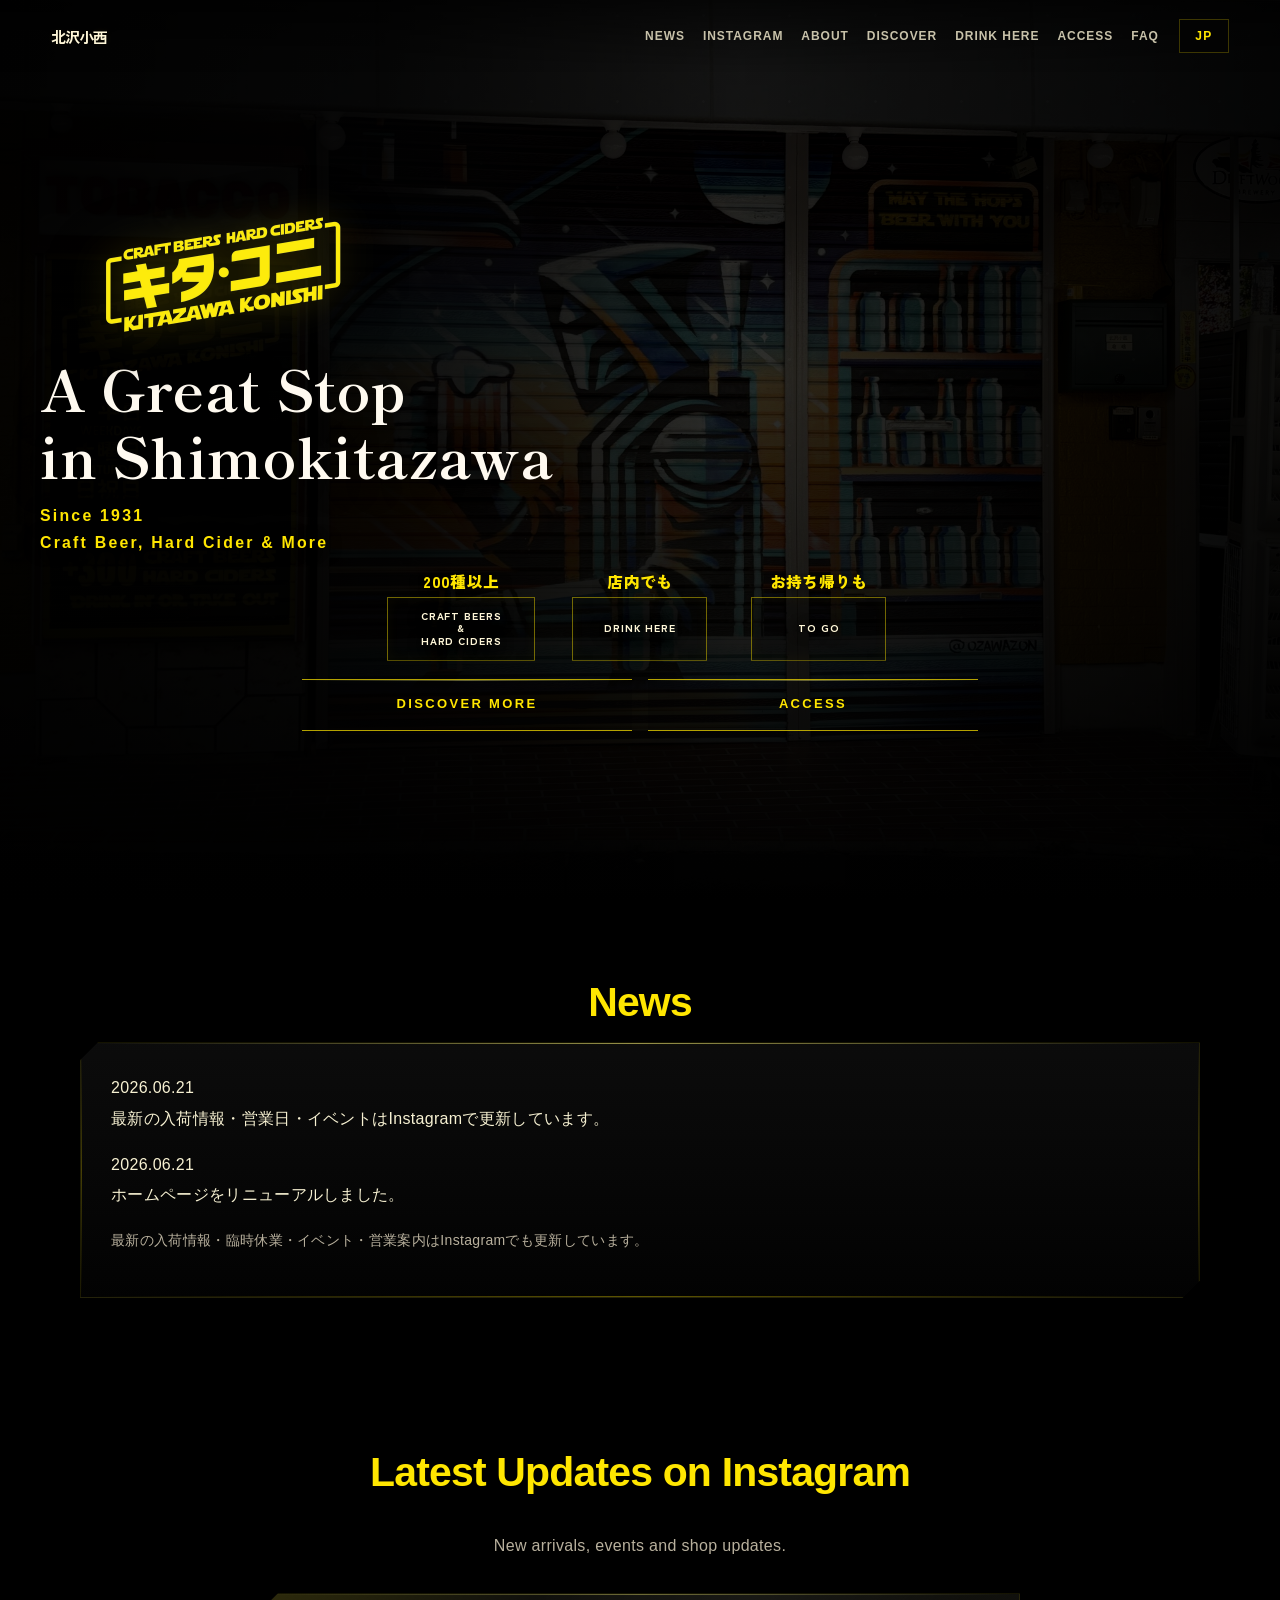
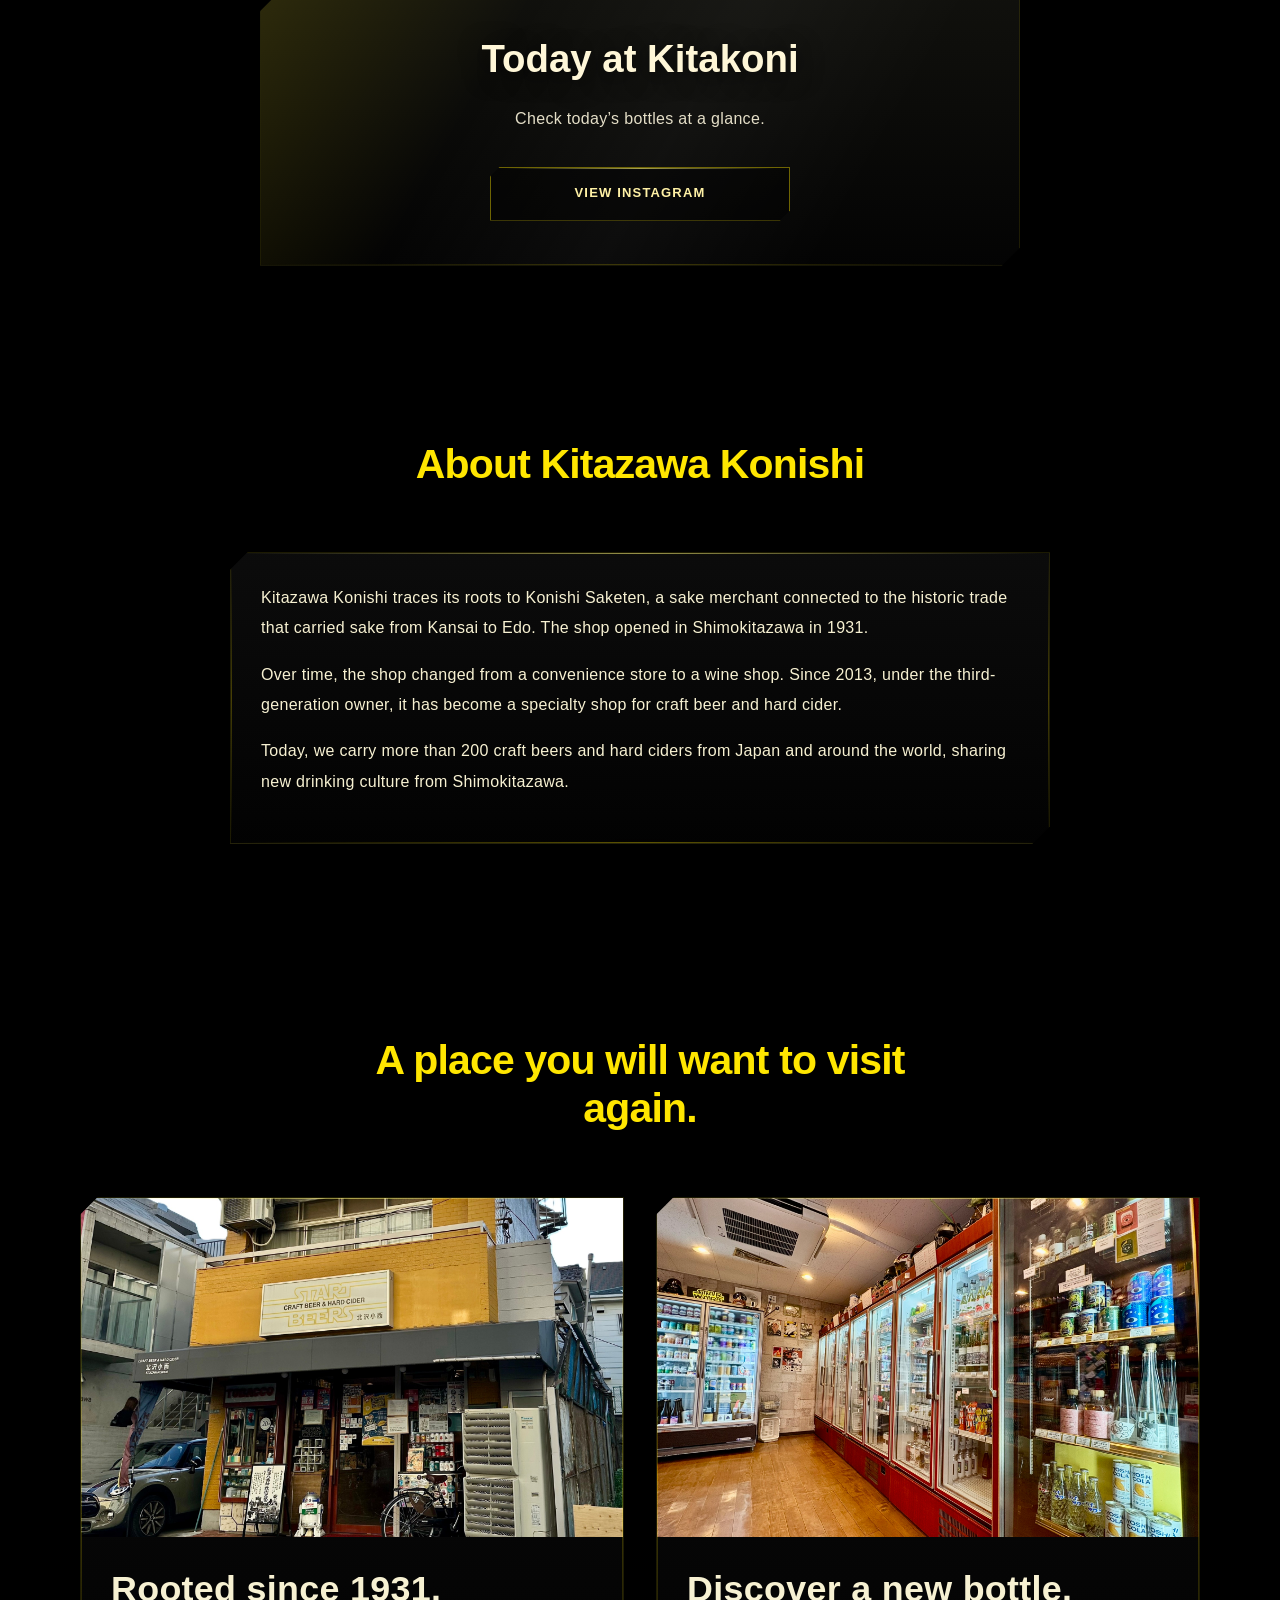
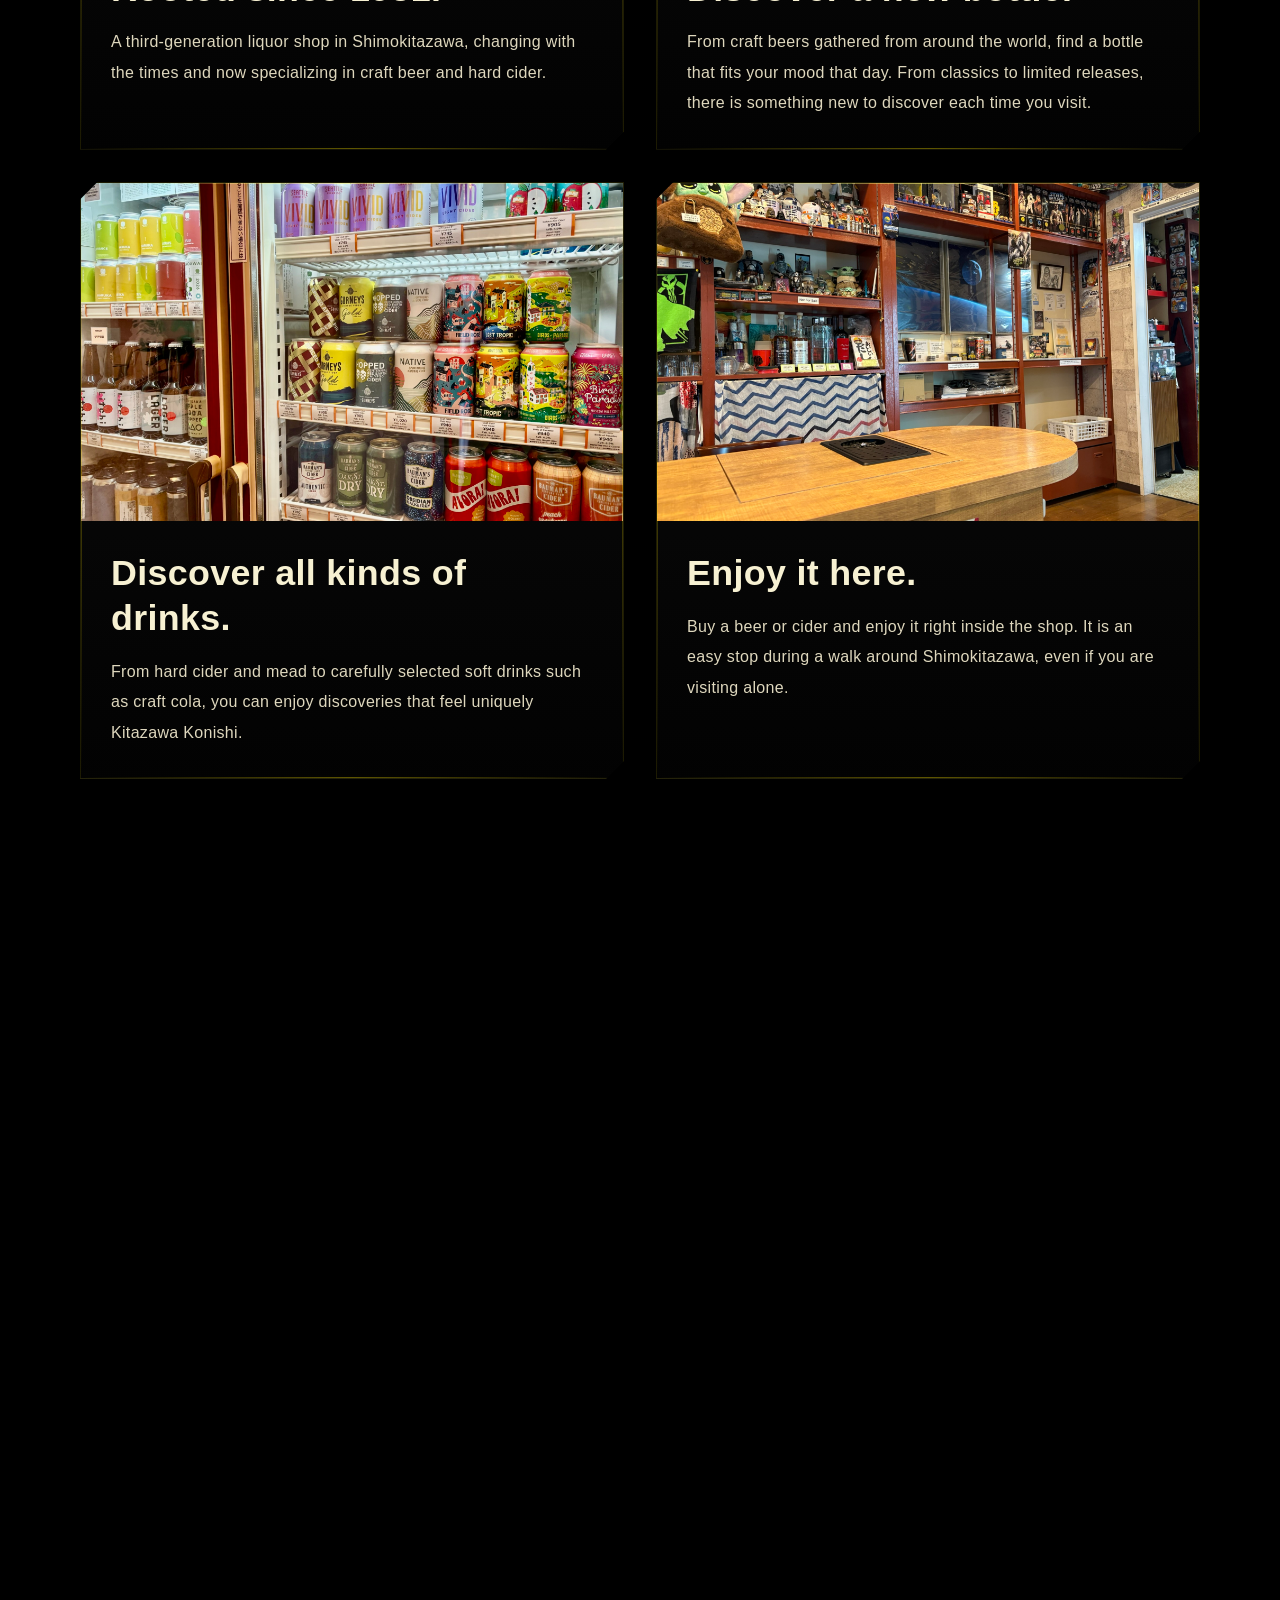
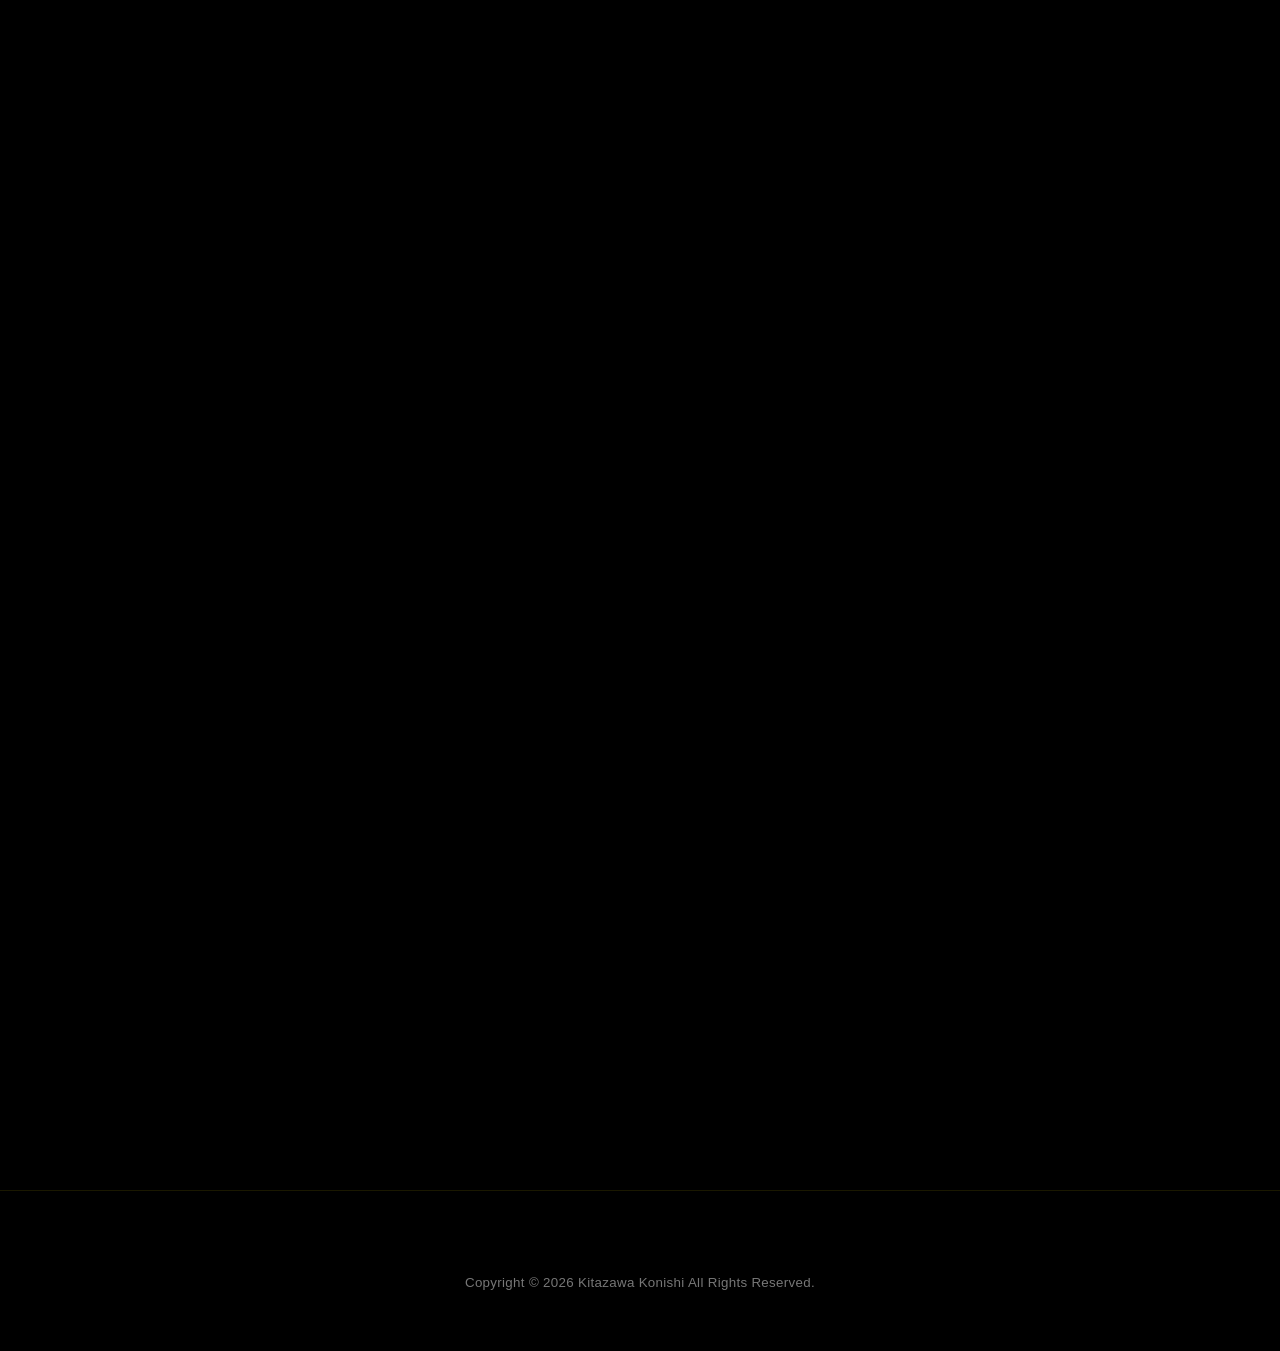
<file: index.html>
<!doctype html>
<html lang="ja">
<head>
  <meta charset="UTF-8">
  <meta name="viewport" content="width=device-width, initial-scale=1.0">
  <meta name="format-detection" content="telephone=no">

  <title>北沢小西（キタコニ）｜下北沢のクラフトビール＆ハードサイダー専門店｜角打ち・テイクアウト</title>
  <meta name="description" content="下北沢のクラフトビール＆ハードサイダー専門店、北沢小西（キタコニ）。国内外200種類以上のビールに加え、ミードやみかんワイン、クラフトコーラも取扱い。店内で飲める角打ち、テイクアウト対応。">
  <meta name="robots" content="index,follow">
  <link rel="canonical" href="https://kitazawakonishi.com/">

  <meta property="og:type" content="website">
  <meta property="og:site_name" content="北沢小西（キタコニ）">
  <meta property="og:title" content="北沢小西（キタコニ）｜下北沢のクラフトビール＆ハードサイダー専門店">
  <meta property="og:description" content="下北沢でクラフトビール、ハードサイダー、ミード、みかんワイン、クラフトコーラに出会える専門店。角打ち・テイクアウト対応。">
  <meta property="og:url" content="https://kitazawakonishi.com/">
  <meta property="og:image" content="https://kitazawakonishi.com/images/ogp.svg">
  <meta name="twitter:card" content="summary_large_image">
  <meta name="twitter:title" content="北沢小西（キタコニ）｜下北沢のクラフトビール＆ハードサイダー専門店">
  <meta name="twitter:description" content="国内外200種類以上のクラフトビールとハードサイダーに加え、ミードやみかんワイン、クラフトコーラも。店内でも、持ち帰りでも楽しめます。">
  <meta name="twitter:image" content="https://kitazawakonishi.com/images/ogp.svg">

  <link rel="icon" href="/favicon.ico" sizes="any">
  <link rel="icon" type="image/png" sizes="32x32" href="/favicon-32x32.png">
  <link rel="icon" type="image/png" sizes="16x16" href="/favicon-16x16.png">
  <link rel="apple-touch-icon" sizes="180x180" href="/apple-touch-icon-180x180.png">
  <link rel="manifest" href="/site.webmanifest">
  <link rel="preload" as="image" href="images/kitakoni_logo.png">
  <link rel="preconnect" href="https://fonts.googleapis.com">
  <link rel="preconnect" href="https://fonts.gstatic.com" crossorigin>
  <link href="https://fonts.googleapis.com/css2?family=Shippori+Mincho:wght@600;700&family=Zen+Kaku+Gothic+New:wght@500;700;900&display=swap" rel="stylesheet">
  <link rel="stylesheet" href="css/style.css?v=2.9.4">

  <script type="application/ld+json">
  {
    "@context": "https://schema.org",
    "@type": "LiquorStore",
    "name": "北沢小西（キタコニ）",
    "alternateName": ["Kitazawa Konishi", "KITAKONI", "Kitazawa Konishi"],
    "url": "https://kitazawakonishi.com/",
    "image": "https://kitazawakonishi.com/images/kitakoni_logo.png",
    "telephone": "+81-3-3421-0932",
    "email": "info@kitazawakonishi.com",
    "address": {
      "@type": "PostalAddress",
      "postalCode": "155-0032",
      "addressRegion": "東京都",
      "addressLocality": "世田谷区",
      "streetAddress": "代沢5-28-16",
      "addressCountry": "JP"
    },
    "openingHoursSpecification": [
      {"@type":"OpeningHoursSpecification","dayOfWeek":["Monday","Wednesday","Thursday"],"opens":"14:00","closes":"22:00"},
      {"@type":"OpeningHoursSpecification","dayOfWeek":"Friday","opens":"14:00","closes":"23:00"},
      {"@type":"OpeningHoursSpecification","dayOfWeek":"Saturday","opens":"11:00","closes":"23:00"},
      {"@type":"OpeningHoursSpecification","dayOfWeek":"Sunday","opens":"11:00","closes":"21:00"}
    ],
    "priceRange": "¥¥",
    "description": "下北沢のクラフトビール＆ハードサイダー専門店。国内外200種類以上のクラフトビールに加え、ハードサイダー、ミード、みかんワイン、クラフトコーラなども取り扱っています。店内で飲める角打ち、テイクアウト対応。",
    "sameAs": [
      "https://facebook.com/kitazawakonishi",
      "https://www.instagram.com/kitazawakonishi",
      "https://www.threads.net/@kitazawakonishi",
      "https://www.twitter.com/lskonishi",
      "https://www.youtube.com/@kitakonichannel"
    ]
  }
  </script>
</head>
<body data-lang="jp">
  <canvas id="starfield" aria-hidden="true"></canvas>

  <div class="opening" id="opening" aria-hidden="true">
    <div class="opening__photo" aria-hidden="true">
      <img src="images/hero_shutter.jpg" alt="">
    </div>
    <canvas id="openingStars"></canvas>
    <div class="opening__inner">
      <img class="opening__logo" src="images/kitakoni_logo.png" alt="">
    </div>
  </div>

  <header class="site-header" id="siteHeader">
    <a class="header-logo header-logo--text" href="#top" aria-label="北沢小西 トップへ">
      <span class="header-logo__name">北沢小西</span>
    </a>
    <button class="nav-toggle" type="button" aria-label="メニューを開く" aria-controls="globalNav" aria-expanded="false"><span></span><span></span><span></span></button>
    <nav class="global-nav" id="globalNav" aria-label="メインナビゲーション">
      <a href="#news"><span class="jp">お知らせ</span><span class="en">News</span></a>
      <a href="#instagram"><span>Instagram</span></a>
      <a href="#about"><span class="jp">北沢小西について</span><span class="en">About</span></a>
      <a href="#features"><span class="jp">楽しみ方</span><span class="en">Discover</span></a>
      <a href="#kakuuchi"><span class="jp">角打ち</span><span class="en">Drink Here</span></a>
      <a href="#access"><span class="jp">アクセス</span><span class="en">Access</span></a>
      <a href="#faq"><span>FAQ</span></a>
    </nav>
    <button class="lang-toggle" type="button" aria-label="Switch language" aria-pressed="false"><span class="jp">EN</span><span class="en">JP</span></button>
  </header>

  <main id="top">
    <section class="hero" aria-label="トップ">
      <div class="hero__visual">
        <img src="images/hero_shutter.jpg" alt="下北沢 北沢小西のクラフトビールとハードサイダーの店内">
      </div>
      <div class="hero__shade"></div>
      <div class="hero__content reveal">
        <img class="hero__brand" src="images/kitakoni_logo.png" alt="北沢小西 キタコニ">
        <h1><span class="jp hero-copy"><span class="hero-copy__line hero-copy__line--top">下北沢の寄り道は、</span><span class="hero-copy__line hero-copy__line--main">だいたい正解。</span></span><span class="en">A Great Stop<br>in Shimokitazawa</span></h1>
        <p class="hero__lead"><span class="jp">1931年創業<br>クラフトビール＆ハードサイダー専門店</span><span class="en">Since 1931<br>Craft Beer, Hard Cider & More</span></p>
        <div class="status-list hero-info" aria-label="店舗利用情報">
          <div class="hero-info__item" aria-label="200種類以上のクラフトビールとハードサイダー">
            <span class="hero-info__text"><em>200種以上</em><span class="hero-info__label"><span class="hero-info__label-inner">CRAFT BEERS<br>&amp;<br>HARD CIDERS</span></span></span>
          </div>
          <div class="hero-info__item" aria-label="店内でも飲めます">
            <span class="hero-info__text"><em>店内でも</em><span class="hero-info__label"><span class="hero-info__label-inner">DRINK HERE</span></span></span>
          </div>
          <div class="hero-info__item" aria-label="お持ち帰りもできます">
            <span class="hero-info__text"><em>お持ち帰りも</em><span class="hero-info__label"><span class="hero-info__label-inner">TO GO</span></span></span>
          </div>
        </div>
        <div class="hero__actions">
          <a class="btn btn--primary" href="#features"><span class="jp">もっと知る</span><span class="en">Discover More</span></a>
          <a class="btn btn--ghost" href="#access"><span class="jp">アクセス</span><span class="en">Access</span></a>
        </div>
      </div>
    </section>

    <section class="section section--compact" id="news">
      <div class="section-heading section-heading--center reveal">
        <p class="section-kicker"><span class="jp">お知らせ</span><span class="en">NEWS</span></p>
        <h2><span class="jp">お知らせ</span><span class="en">News</span></h2>
      </div>
      <div class="panel panel--text reveal">
        <div id="newsList" class="news-list" aria-live="polite">
          <p class="small">お知らせを読み込んでいます。</p>
        </div>
        <p class="small news-note">最新の入荷情報・臨時休業・イベント・営業案内はInstagramでも更新しています。</p>
      </div>
    </section>

    <section class="section section--compact instagram-section" id="instagram">
      <div class="section-heading section-heading--center reveal">
        <p class="section-kicker"><span class="jp">最新情報</span><span class="en">LATEST ON INSTAGRAM</span></p>
        <h2><span class="jp">最新情報はInstagramで</span><span class="en">Latest Updates on Instagram</span></h2>
        <p><span class="jp">新入荷・イベント・営業案内はこちら。</span><span class="en">New arrivals, events and shop updates.</span></p>
      </div>

      <div class="instagram-panel instagram-panel--showcase reveal">
        <div class="instagram-panel__intro">
          <h3><span class="jp">今日のキタコニ</span><span class="en">Today at Kitakoni</span></h3>
          <p><span class="jp">気になる一本を、気軽にチェック。</span><span class="en">Check today’s bottles at a glance.</span></p>
          <a class="btn btn--primary instagram-cta" href="https://www.instagram.com/kitazawakonishi" target="_blank" rel="noopener noreferrer">
            <span class="jp">Instagramを見る</span><span class="en">View Instagram</span>
          </a>
        </div>
      </div>
    </section>

    <section class="section about-section" id="about">
      <div class="section-heading section-heading--center reveal section-heading--story about-title-block">
        <p class="section-kicker"><span class="jp">1931年創業</span><span class="en">SINCE 1931</span></p>
        <h2><span class="jp">北沢小西について</span><span class="en">About Kitazawa Konishi</span></h2>
      </div>
      <div class="panel panel--text reveal about-text-panel">
        <p><span class="jp">関西から江戸へ酒を運んだ「下り酒屋」小西酒店の流れをくむ北沢小西は、1931年に下北沢で創業しました。</span><span class="en">Kitazawa Konishi traces its roots to Konishi Saketen, a sake merchant connected to the historic trade that carried sake from Kansai to Edo. The shop opened in Shimokitazawa in 1931.</span></p>
        <p><span class="jp">時代とともにコンビニエンスストアやワインショップへと姿を変え、2013年からは三代目店主のもと、クラフトビールとハードサイダーの専門店として、日本とアメリカを中心に豊かな酒文化を伝え続けています。</span><span class="en">Over time, the shop changed from a convenience store to a wine shop. Since 2013, under the third-generation owner, it has become a specialty shop for craft beer and hard cider.</span></p>
        <p><span class="jp">現在は、国内外200種類以上のクラフトビールとハードサイダーを取り扱う専門店として、新しい酒文化の魅力を下北沢から発信しています。</span><span class="en">Today, we carry more than 200 craft beers and hard ciders from Japan and around the world, sharing new drinking culture from Shimokitazawa.</span></p>
      </div>
    </section>

    <section class="section" id="features">
      <div class="section-heading section-heading--center reveal section-heading--story">
        <p class="section-kicker"><span class="jp">出会い</span><span class="en">DISCOVER</span></p>
        <h2><span class="jp">また、寄りたくなる場所。</span><span class="en">A place you will want to visit again.</span></h2>
      </div>

      <div class="feature-stack feature-stack--story">
        <article class="feature-card reveal">
          <div class="feature-card__image"><img src="images/feature_history.jpeg" alt="1931年創業の下北沢 北沢小西の外観" loading="lazy"></div>
          <div class="feature-card__body">
            <h3><span class="jp">受け継がれてきたこと。</span><span class="en">Rooted since 1931.</span></h3>
            <p><span class="jp">1931年の創業以来、下北沢の街とともに歩んできました。<br>時代とともに姿を変えながら、今はクラフトビールとハードサイダーの専門店として、新しいお酒との出会いをお届けしています。</span><span class="en">A third-generation liquor shop in Shimokitazawa, changing with the times and now specializing in craft beer and hard cider.</span></p>
          </div>
        </article>

        <article class="feature-card feature-card--reverse reveal">
          <div class="feature-card__image"><img src="images/feature_craftbeer.jpeg" alt="下北沢 北沢小西のクラフトビール売り場" loading="lazy"></div>
          <div class="feature-card__body">
            <h3><span class="jp">新しい一本と出会うこと。</span><span class="en">Discover a new bottle.</span></h3>
            <p><span class="jp">日本とアメリカを中心に、国内外のクラフトビールをセレクト。<br>次に同じ一本に出会えるとは限らないからこそ、選ぶ時間も楽しみのひとつです。</span><span class="en">From craft beers gathered from around the world, find a bottle that fits your mood that day. From classics to limited releases, there is something new to discover each time you visit.</span></p>
          </div>
        </article>

        <article class="feature-card reveal">
          <div class="feature-card__image"><img src="images/feature_hardcider.jpeg" alt="北沢小西で扱うハードサイダーやミードなどの飲料" loading="lazy"></div>
          <div class="feature-card__body">
            <h3><span class="jp">色々なお酒と出会えること。</span><span class="en">Discover all kinds of drinks.</span></h3>
            <p><span class="jp">ハードサイダー、ミード（蜂蜜酒）などの、お酒からクラフトコーラなどのこだわりのソフトドリンクまで。北沢小西ならではの、新しい一本との出会いをお楽しみください。</span><span class="en">From hard cider and mead to carefully selected soft drinks such as craft cola, you can enjoy discoveries that feel uniquely Kitazawa Konishi.</span></p>
          </div>
        </article>

        <article class="feature-card feature-card--reverse reveal">
          <div class="feature-card__image"><img src="images/feature_kakuuchi.jpeg" alt="下北沢 北沢小西の店内で楽しめる角打ちスペース" loading="lazy"></div>
          <div class="feature-card__body">
            <h3><span class="jp">店内で楽しめること。</span><span class="en">Enjoy it here.</span></h3>
            <p><span class="jp">購入したビールやサイダーを、その場で楽しめます。<br>下北沢散策の途中に、ひとりでも気軽にどうぞ。<br>気になる一本を、その場ですぐに味わえるのも北沢小西の楽しみです。</span><span class="en">Buy a beer or cider and enjoy it right inside the shop. It is an easy stop during a walk around Shimokitazawa, even if you are visiting alone.</span></p>
          </div>
        </article>

      </div>
    </section>

    <section class="section kakuuchi-section" id="kakuuchi">
      <div class="section-heading section-heading--center reveal section-heading--story kakuuchi-title-block">
        <p class="section-kicker">DRINK HERE</p>
        <h2><span class="jp">角打ち</span><span class="en">Kakuuchi</span></h2>
      </div>
      <div class="kakuuchi-card-grid">
        <article class="panel kakuuchi-info-card reveal">
          <h3><span class="jp">店内で楽しむ</span><span class="en">Enjoy In Store</span></h3>
          <p><span class="jp">購入したビールやサイダーを、その場で楽しめます。<br>開栓料は1缶110円、プラカップは30円で販売しています。<br>全日16:00までは開栓料無料です。</span><span class="en">You can enjoy what you buy inside the shop. The opening fee is ¥110 per can, and a plastic cup is ¥30. The opening fee is free until 4:00 pm every day.</span></p>
        </article>
        <article class="panel kakuuchi-info-card reveal">
          <h3><span class="jp">おつまみの持ち込み</span><span class="en">Bringing Snacks</span></h3>
          <p><span class="jp">お好きなおつまみと一緒に、ビールやサイダーをお楽しみいただけます。<br>ほかのお客様へのご配慮として、においの強い食品（餃子・するめ・いかなど）はご遠慮ください。</span><span class="en">Enjoy your beer or cider with your favorite snacks. Please avoid strong-smelling foods such as gyoza, dried squid or squid out of consideration for other guests.</span></p>
        </article>
      </div>
    </section>

    <section class="section access-section" id="access">
      <div class="section-heading section-heading--center reveal access-title-block">
        <p class="section-kicker">SHIMOKITAZAWA</p>
        <h2><span class="jp">北沢小西へのアクセス</span><span class="en">Access</span></h2>
      </div>
      <div class="panel access-combined-panel reveal">
        <div class="access-combined-grid">
          <div class="access-combined-main">
            <h3 class="access-panel-title"><span class="jp">店舗情報</span><span class="en">Shop Info</span></h3>
            <p class="access-card__lead access-card__lead--ruled"><span class="jp">下北沢の南口商店街を出た先にある、クラフトビールとハードサイダーの小さな専門店です。見るだけでも大歓迎ですので、お気軽にお立ち寄りください。</span><span class="en">A small specialty shop for craft beer and hard cider, just beyond Shimokitazawa South Exit Shopping Street. Feel free to stop by, even just to take a look.</span></p>
            <div class="access-info access-info--detailed" aria-label="店舗情報">
              <section class="access-info-group">
                <h4><span class="jp">● アクセス</span><span class="en">Access</span></h4>
                <p><span class="jp">小田急線 下北沢駅 南西口から徒歩約7分<br>京王井の頭線 下北沢駅 東口から徒歩約10分</span><span class="en">About 7 minutes on foot from Shimokitazawa Station South-West Exit on the Odakyu Line.<br>About 10 minutes on foot from Shimokitazawa Station East Exit on the Keio Inokashira Line.</span></p>
              </section>
              <section class="access-info-group">
                <h4><span class="jp">● 駐車場</span><span class="en">Parking</span></h4>
                <p><span class="jp">なし（近隣コインパーキングをご利用ください）</span><span class="en">No parking available. Please use nearby coin parking.</span></p>
              </section>
              <div class="access-info-company">
                <p><span class="jp">有限会社北沢小西</span><span class="en">Kitazawa Konishi Co., Ltd.</span></p>
                <p><span class="jp">〒155-0032 東京都世田谷区代沢5-28-16</span><span class="en">5-28-16 Daizawa, Setagaya-ku, Tokyo 155-0032</span></p>
                <p><span class="jp">TEL 03-3421-0932</span><span class="en">TEL +81-3-3421-0932</span></p>
              </div>
            </div>
          </div>
          <div class="access-combined-hours">
            <h3 class="access-panel-title"><span class="jp">営業時間</span><span class="en">Business Hours</span></h3>
            <dl class="hours">
              <dt><span class="jp">平　日</span><span class="en">Mon/Wed/Thu</span></dt><dd><span class="time-text">14:00 – 22:00</span></dd>
              <dt><span class="jp">金曜日</span><span class="en">Friday</span></dt><dd><span class="time-text">14:00 – 23:00</span></dd>
              <dt><span class="jp">土曜日</span><span class="en">Saturday</span></dt><dd><span class="time-text">11:00 – 23:00</span></dd>
              <dt><span class="jp">日・祝</span><span class="en">Sun/Holidays</span></dt><dd><span class="time-text">11:00 – 21:00</span></dd>
            </dl>
            <p class="notice"><span class="jp">火曜定休／不定休あり<br>詳しくはSNSをご確認ください。</span><span class="en">Irregular closures may occur. Please check social media for details.</span></p>
          </div>
        </div>
        <div class="access-action-row">
          <div>
            <a class="btn btn--primary btn--navigate" href="https://www.google.com/maps/search/?api=1&query=%E5%8C%97%E6%B2%A2%E5%B0%8F%E8%A5%BF" target="_blank" rel="noopener noreferrer">
              <span class="jp">Google Mapsで見る</span><span class="en">Open Google Maps</span>
            </a>
          </div>
          <div class="sns-links sns-links--center" aria-label="SNSリンク"><a href="https://www.instagram.com/kitazawakonishi" target="_blank" rel="noopener noreferrer">Instagram</a><a href="https://www.threads.net/@kitazawakonishi" target="_blank" rel="noopener noreferrer">Threads</a><a href="https://www.twitter.com/lskonishi" target="_blank" rel="noopener noreferrer">X</a><a href="https://www.youtube.com/@kitakonichannel" target="_blank" rel="noopener noreferrer">YouTube</a></div>
        </div>
      </div>
    </section>

    <section class="section section--compact" id="faq">
      <div class="section-heading section-heading--center reveal"><p class="section-kicker">FAQ</p><h2><span class="jp">よくある質問</span><span class="en">FAQ</span></h2></div>
      <div class="faq-list reveal">
        <details><summary><span class="jp">予約は必要ですか？</span><span class="en">Do I need a reservation?</span></summary><p><span class="jp">予約は不要です。席数が限られるため、混雑時はお待ちいただく場合があります。</span><span class="en">No reservation is needed. Seating is limited, so you may need to wait when busy.</span></p></details>
        <details><summary><span class="jp">店内で飲めますか？</span><span class="en">Can I drink in the shop?</span></summary><p><span class="jp">はい。購入した商品を開栓料で店内で楽しめます。</span><span class="en">Yes. You can enjoy what you buy inside the shop with a small opening fee.</span></p></details>
        <details><summary><span class="jp">英語対応はできますか？</span><span class="en">Is English available?</span></summary><p><span class="jp">簡単な英語、指差し、スマホ翻訳で対応できます。海外のお客様も歓迎です。</span><span class="en">Basic English, pointing and phone translation all work fine. International visitors are very welcome.</span></p></details>
        <details><summary><span class="jp">商品の発送はできますか？</span><span class="en">Can you ship products?</span></summary><p><span class="jp">発送はご来店いただいた方のみ承ります。電話やメールでの発送注文はできません。</span><span class="en">Shipping is available only for customers who have visited the shop. We cannot accept shipping orders by phone or email.</span></p></details>
      </div>
    </section>
  </main>

  <footer class="site-footer">
    <small>Copyright © 2026 Kitazawa Konishi All Rights Reserved.</small>
  </footer>

  <script src="js/main.js?v=20260621-v24" defer></script>
</body>
</html>
</file>
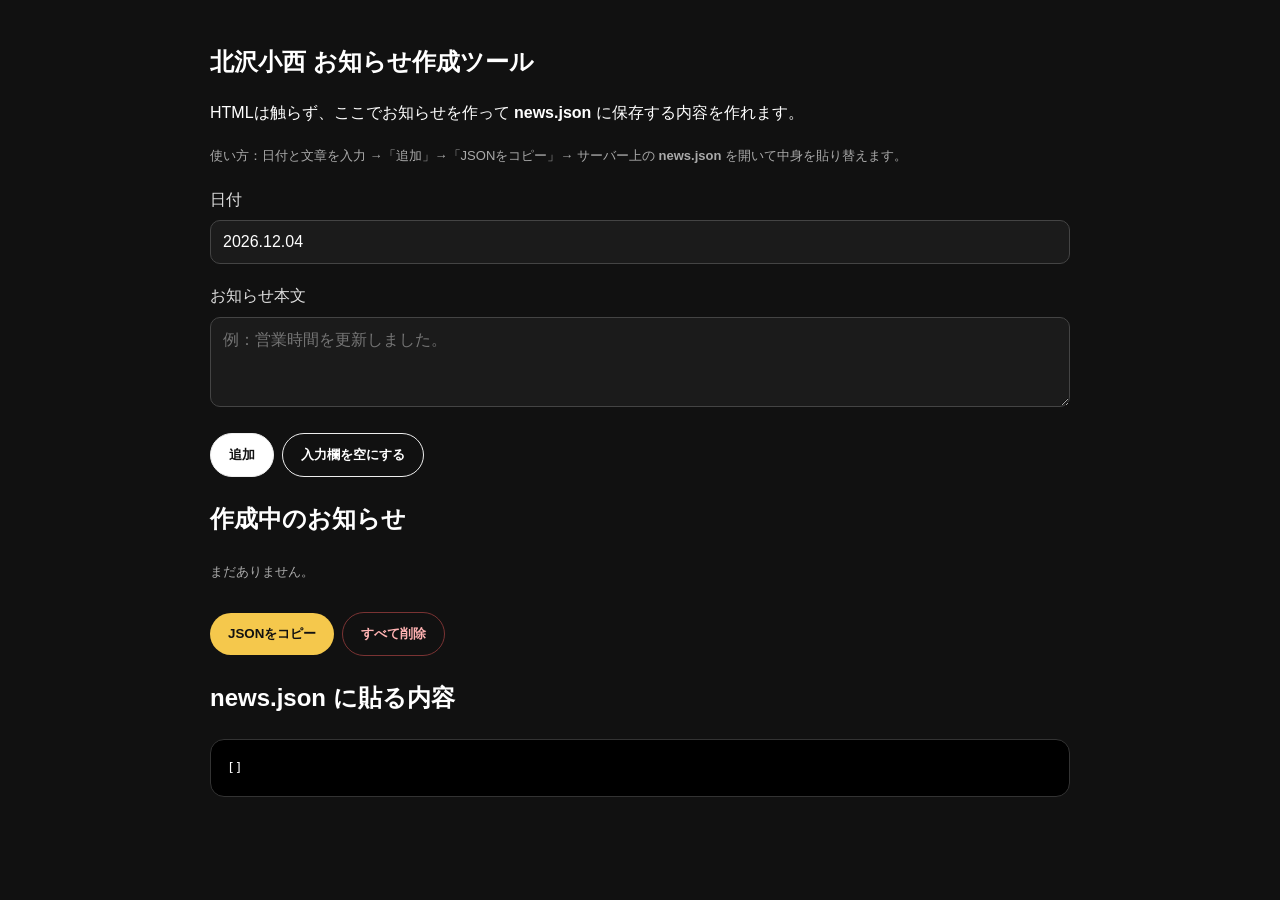
<file: news-editor.html>
<!doctype html>
<html lang="ja">
<head>
<meta charset="UTF-8">
<meta name="viewport" content="width=device-width, initial-scale=1.0">
<title>北沢小西 お知らせ作成ツール</title>
<style>
body{font-family:-apple-system,BlinkMacSystemFont,"Hiragino Sans","Yu Gothic",Meiryo,sans-serif;background:#111;color:#fff;margin:0;padding:24px;line-height:1.8}.wrap{max-width:860px;margin:auto}h1{font-size:24px}label{display:block;margin:18px 0 6px;color:#ddd}input,textarea{width:100%;box-sizing:border-box;border:1px solid #444;background:#1b1b1b;color:#fff;border-radius:10px;padding:12px;font-size:16px}textarea{min-height:90px}button{margin:16px 8px 0 0;border:1px solid #eee;background:#fff;color:#111;border-radius:999px;padding:12px 18px;font-weight:700;cursor:pointer}.ghost{background:transparent;color:#fff}.item{border:1px solid #333;border-radius:14px;padding:16px;margin:12px 0;background:#181818}.small{color:#aaa;font-size:13px}pre{white-space:pre-wrap;background:#000;border:1px solid #333;border-radius:14px;padding:16px}.danger{border-color:#7a3333;color:#ffb2b2}.copy{background:#f5c84c;color:#111;border:0}</style>
</head>
<body>
<div class="wrap">
<h1>北沢小西 お知らせ作成ツール</h1>
<p>HTMLは触らず、ここでお知らせを作って <strong>news.json</strong> に保存する内容を作れます。</p>
<p class="small">使い方：日付と文章を入力 →「追加」→「JSONをコピー」→ サーバー上の <strong>news.json</strong> を開いて中身を貼り替えます。</p>
<label>日付</label><input id="date" placeholder="例：2026.06.21">
<label>お知らせ本文</label><textarea id="text" placeholder="例：営業時間を更新しました。"></textarea>
<button onclick="addNews()">追加</button><button class="ghost" onclick="clearForm()">入力欄を空にする</button>
<h2>作成中のお知らせ</h2><div id="list"></div>
<button class="copy" onclick="copyJson()">JSONをコピー</button><button class="ghost danger" onclick="resetAll()">すべて削除</button>
<h2>news.json に貼る内容</h2><pre id="output">[]</pre>
</div>
<script>
let news=[];
function render(){
 const list=document.getElementById('list');
 list.innerHTML=news.map((n,i)=>`<div class="item"><strong>${n.date}</strong><br>${escapeHtml(n.text)}<br><button class="ghost" onclick="removeNews(${i})">削除</button></div>`).join('')||'<p class="small">まだありません。</p>';
 document.getElementById('output').textContent=JSON.stringify(news,null,2);
}
function addNews(){
 const date=document.getElementById('date').value.trim();
 const text=document.getElementById('text').value.trim();
 if(!date||!text){alert('日付と本文を入力してください。');return;}
 news.unshift({date,text}); clearForm(); render();
}
function removeNews(i){news.splice(i,1);render();}
function resetAll(){if(confirm('すべて削除しますか？')){news=[];render();}}
function clearForm(){document.getElementById('date').value='';document.getElementById('text').value='';}
function copyJson(){navigator.clipboard.writeText(document.getElementById('output').textContent).then(()=>alert('コピーしました。news.jsonに貼り付けてください。'));}
function escapeHtml(str){return str.replace(/[&<>'"]/g,c=>({'&':'&amp;','<':'&lt;','>':'&gt;',"'":'&#39;','"':'&quot;'}[c]));}
const d=new Date();
document.getElementById('date').value=d.getFullYear()+'.'+String(d.getMonth()+1).padStart(2,'0')+'.'+String(d.getDate()).padStart(2,'0');
render();
</script>
</body>
</html>
</file>
<file: css/style.css>
:root {
  --bg: #020202;
  --panel: #090909;
  --ink: #f7f1d2;
  --muted: #b8b09d;
  --yellow: #ffe600;
  --line: rgba(255,230,0,.23);
  --line-soft: rgba(255,230,0,.10);
  --max: 1120px;
  --header: 72px;
}

* {
  box-sizing: border-box;
}

html {
  scroll-behavior: auto;
  background: #000;
}

body {
  margin: 0;
  background: #000;
  color: var(--ink);
  font-family: "Helvetica Neue",Arial,"Hiragino Kaku Gothic ProN","Hiragino Sans",Meiryo,sans-serif;
  font-size: 16px;
  line-height: 1.9;
  letter-spacing: .02em;
  overflow-x: hidden;
}

body.is-locked {
  overflow: hidden;
}

img {
  max-width: 100%;
  height: auto;
  display: block;
}

a {
  color: inherit;
  text-decoration: none;
}

button {
  font: inherit;
}

.en {
  display: none;
}

body[data-lang="en"] .jp {
  display: none!important;
}

body[data-lang="en"] .en {
  display: inline;
}

#starfield {
  position: fixed;
  inset: 0;
  z-index: -2;
  background: #000;
}

.opening {
  position: fixed;
  inset: 0;
  z-index: 9999;
  background: #000;
  display: grid;
  place-items: center;
  overflow: hidden;
  transition: opacity .42s ease,visibility .42s ease;
}

.opening.is-hidden {
  opacity: 0;
  visibility: hidden;
  pointer-events: none;
}

.opening__photo {
  position: absolute;
  inset: 0;
  z-index: 0;
  opacity: 0;
  filter: brightness(.40) contrast(1.02) saturate(.92);
  transform: scale(1.035);
  animation: kitakoniOpeningPhoto 2.55s cubic-bezier(.20,.72,.18,1) forwards;
  will-change: opacity,filter,transform;
}

.opening__photo img {
  width: 100%;
  height: 100%;
  display: block;
}

.opening__photo img {
  object-fit: cover;
}

.opening__photo:after {
  content: "";
  position: absolute;
  inset: 0;
  background: linear-gradient(90deg,rgba(0,0,0,.74),rgba(0,0,0,.42),rgba(0,0,0,.82)),linear-gradient(0deg,#000 0,rgba(0,0,0,.78) 8%,transparent 48%);
}

#openingStars {
  position: absolute;
  inset: 0;
  z-index: 1;
  width: 100%;
  height: 100%;
  opacity: .34;
}

.opening__inner {
  position: relative;
  z-index: 2;
  text-align: center;
  perspective: 1200px;
  transform-style: preserve-3d;
}

.opening__logo {
  width: min(1180px,145vw);
  max-width: none;
  margin: 0 auto;
  filter: drop-shadow(0 0 3px rgba(255,230,0,.18));
  will-change: transform,opacity,filter;
}

.opening.is-skipped {
  display: none;
}

@keyframes kitakoniBrandIntroCenter {0%{opacity:1;transform:scale(1.42) translateZ(0);filter:blur(1.4px)}9%{opacity:1;transform:scale(1.42) translateZ(0);filter:blur(.7px)}91%{opacity:1;transform:scale(.42) translateZ(0);filter:blur(0)}100%{opacity:1;transform:scale(.42) translateZ(0);filter:blur(0)}}

@keyframes kitakoniOpeningPhoto {0%{opacity:.12;filter:brightness(.38) contrast(1.02) saturate(.88);transform:scale(1.035)}8%{opacity:.20}38%{opacity:.48;filter:brightness(.50) contrast(1.04) saturate(.92);transform:scale(1.024)}72%{opacity:.82;filter:brightness(.66) contrast(1.09) saturate(1.00);transform:scale(1.01)}100%{opacity:1;filter:brightness(.74) contrast(1.13) saturate(1.06);transform:scale(1)}}

@media(prefers-reduced-motion:reduce) {
  .opening {
    display: none;
  }

  .reveal {
    opacity: 1!important;
    transform: none!important;
  }
}

.site-header {
  position: fixed;
  top: 0;
  left: 0;
  right: 0;
  height: var(--header);
  display: flex;
  align-items: center;
  gap: 20px;
  padding: 0 clamp(18px,4vw,56px);
  z-index: 1000;
}

.site-header.is-scrolled {
  background: rgba(0,0,0,.82);
  border-bottom: 1px solid var(--line-soft);
}

.global-nav {
  margin-left: auto;
  display: flex;
  align-items: center;
  gap: 18px;
}

.global-nav a {
  font-size: 12px;
  font-weight: 800;
  letter-spacing: .08em;
  color: #e8e1c5;
  text-transform: uppercase;
  opacity: .86;
}

.global-nav a:hover {
  color: var(--yellow);
  opacity: 1;
}

.lang-toggle {
  height: 34px;
  min-width: 50px;
  border: 1px solid var(--line);
  background: #030303;
  color: var(--yellow);
  font-size: 12px;
  font-weight: 900;
  letter-spacing: .1em;
  cursor: pointer;
}

.nav-toggle {
  display: none;
  background: transparent;
  border: 0;
  width: 42px;
  height: 42px;
  margin-left: auto;
}

.nav-toggle span {
  display: block;
  width: 22px;
  height: 2px;
  background: var(--ink);
  margin: 5px auto;
}

.hero {
  position: relative;
  display: grid;
  align-items: center;
  overflow: hidden;
}

.hero__visual {
  position: absolute;
  inset: 0;
  z-index: -1;
}

.hero__visual img {
  width: 100%;
  height: 100%;
  object-fit: cover;
  opacity: 1;
  filter: brightness(.74) contrast(1.13) saturate(1.06);
}

.hero__shade {
  position: absolute;
  inset: 0;
  z-index: 0;
  background: linear-gradient(90deg,rgba(0,0,0,.74),rgba(0,0,0,.42),rgba(0,0,0,.82)),linear-gradient(0deg,#000 0,rgba(0,0,0,.78) 8%,transparent 48%);
}

.hero__content {
  position: relative;
  z-index: 1;
  margin: 0 auto;
}

.section-kicker {
  color: var(--yellow);
  font-size: 11px;
  font-weight: 900;
  letter-spacing: .22em;
  text-transform: uppercase;
}

.status-list {
  display: flex;
  flex-wrap: wrap;
  gap: 9px;
}

.status-list span {
  display: inline-flex;
  align-items: center;
  border: 1px solid var(--line);
  background: rgba(0,0,0,.44);
  color: #fff1a5;
  font-size: 12px;
  font-weight: 850;
  letter-spacing: .04em;
  padding: 7px 12px;
  clip-path: polygon(8px 0,100% 0,100% calc(100% - 8px),calc(100% - 8px) 100%,0 100%,0 8px);
}

.hero__actions {
  display: flex;
  gap: 14px;
  flex-wrap: wrap;
}

.btn {
  position: relative;
  display: inline-flex;
  align-items: center;
  justify-content: center;
  font-size: 13px;
  font-weight: 900;
  letter-spacing: .09em;
  text-transform: uppercase;
  overflow: hidden;
  clip-path: polygon(10px 0,100% 0,100% calc(100% - 10px),calc(100% - 10px) 100%,0 100%,0 10px);
}

.btn:before {
  content: "";
  position: absolute;
  left: 14px;
  right: 14px;
  top: 0;
  height: 1px;
  background: linear-gradient(90deg,transparent,rgba(255,246,120,.9),transparent);
  opacity: .7;
}

.btn--primary {
  background: rgba(255,230,0,.12);
  color: var(--yellow);
}

.btn--ghost {
  background: rgba(0,0,0,.44);
  color: #fff;
}

.section {
  position: relative;
  width: min(var(--max),calc(100% - 40px));
  margin: 0 auto;
  padding: 96px 0;
}

.section--compact {
  padding: 78px 0;
}

.section-heading {
  max-width: 560px;
}

.section-heading--center {
  text-align: center;
  margin-inline: auto;
}

.section-heading h2 {
  font-size: clamp(26px,3.2vw,42px);
  line-height: 1.18;
  margin: 10px 0 16px;
  letter-spacing: -.02em;
}

.section-heading p:not(.section-kicker) {
  color: var(--muted);
  margin: 0;
}

.split {
  display: grid;
  grid-template-columns: .8fr 1.2fr;
  gap: 42px;
  align-items: start;
}

.split--reverse {
  grid-template-columns: 1fr 1fr;
}

.panel,
.feature-card,
.faq-list {
  position: relative;
  border: 1px solid var(--line-soft);
  background: linear-gradient(180deg,rgba(14,14,14,.82),rgba(3,3,3,.72));
  clip-path: polygon(18px 0,100% 0,100% calc(100% - 18px),calc(100% - 18px) 100%,0 100%,0 18px);
}

.panel {
  padding: 30px;
}

.panel:after,
.feature-card:after,
.faq-list:after {
  content: "";
  position: absolute;
  pointer-events: none;
  inset: 0;
  background: linear-gradient(90deg,transparent,rgba(255,246,120,.75),transparent) top/100% 1px no-repeat,linear-gradient(90deg,transparent,rgba(255,230,0,.48),transparent) bottom/100% 1px no-repeat,linear-gradient(180deg,transparent,rgba(255,230,0,.34),transparent) left/1px 100% no-repeat,linear-gradient(180deg,transparent,rgba(255,230,0,.34),transparent) right/1px 100% no-repeat;
  filter: drop-shadow(0 0 3px rgba(255,230,0,.16));
  opacity: .76;
}

.panel h3 {
  margin-top: 0;
  font-size: 20px;
}

.panel p {
  margin: 0 0 1em;
}

.notice {
  color: #fff1a5!important;
}

.small {
  font-size: 14px;
  color: var(--muted);
}

.hours {
  display: grid;
  grid-template-columns: 1fr auto;
  gap: 8px 24px;
}

.hours dt {
  color: var(--muted);
}

.hours dd {
  margin: 0;
  color: #fff;
}

.feature-stack {
  display: grid;
  gap: 28px;
  margin-top: 48px;
}

.feature-card {
  display: grid;
  grid-template-columns: .95fr 1.05fr;
  gap: 0;
  align-items: stretch;
  overflow: hidden;
}

.feature-card--reverse {
  grid-template-columns: 1.05fr .95fr;
}

.feature-card--reverse .feature-card__image {
  order: 2;
}

.feature-card__image img {
  width: 100%;
  height: 100%;
  min-height: 340px;
  object-fit: cover;
}

.feature-card__body {
  padding: 44px;
  align-self: center;
}

.feature-card h3 {
  font-size: clamp(24px,2.8vw,36px);
  line-height: 1.25;
  margin: 8px 0 16px;
}

.feature-card p {
  color: #ded7bd;
}

.sns-links {
  display: flex;
  flex-wrap: wrap;
  gap: 10px;
  margin-top: 22px;
}

.access-section {
  width: min(1180px,calc(100% - 40px));
}

.access-card {
  position: relative;
  min-height: 620px;
  display: grid;
  place-items: center;
  overflow: hidden;
  border: 1px solid var(--line-soft);
  background: #030303;
  clip-path: polygon(22px 0,100% 0,100% calc(100% - 22px),calc(100% - 22px) 100%,0 100%,0 22px);
}

.access-card:after {
  content: "";
  position: absolute;
  pointer-events: none;
  inset: 0;
  background: linear-gradient(90deg,transparent,rgba(255,246,120,.7),transparent) top/100% 1px no-repeat,linear-gradient(90deg,transparent,rgba(255,230,0,.45),transparent) bottom/100% 1px no-repeat,linear-gradient(180deg,transparent,rgba(255,230,0,.30),transparent) left/1px 100% no-repeat,linear-gradient(180deg,transparent,rgba(255,230,0,.30),transparent) right/1px 100% no-repeat;
  filter: drop-shadow(0 0 3px rgba(255,230,0,.13));
  opacity: .72;
}

.access-card__photo {
  position: absolute;
  inset: 0;
  z-index: 0;
}

.access-card__photo img {
  width: 100%;
  height: 100%;
  object-fit: cover;
  opacity: .42;
  filter: saturate(.85) contrast(1.08) brightness(.72);
}

.access-card__shade {
  position: absolute;
  inset: 0;
  z-index: 1;
  background: radial-gradient(circle at 50% 45%,rgba(0,0,0,.18),rgba(0,0,0,.78) 58%,#000 100%),linear-gradient(180deg,rgba(0,0,0,.30),rgba(0,0,0,.86));
}

.access-card__content {
  position: relative;
  z-index: 2;
  width: min(760px,calc(100% - 36px));
  padding: 64px 22px;
  text-align: center;
}

.access-card h2 {
  font-size: clamp(30px,4vw,54px);
  line-height: 1.12;
  margin: 10px 0 18px;
  letter-spacing: -.03em;
}

.access-card__lead {
  max-width: 620px;
  margin: 0 auto 24px;
  color: #e8dfc2;
  font-size: clamp(15px,1.5vw,18px);
}

.access-info {
  display: grid;
  gap: 4px;
  margin: 28px auto 30px;
  color: #f3edcf;
}

.access-info p {
  margin: 0;
}

.btn--navigate {
  min-width: min(320px,100%);
  min-height: 54px;
}

.btn--navigate:after {
  content: "";
  position: absolute;
  top: 50%;
  width: 34%;
  height: 2px;
  background: linear-gradient(90deg,transparent,var(--yellow),transparent);
  opacity: 0;
  transform: translateY(-50%);
  transition: left .45s ease,opacity .2s ease;
  box-shadow: 0 0 10px rgba(255,230,0,.55);
}

.map-note {
  margin: 12px 0 0;
  color: var(--muted);
  font-size: 12px;
}

.sns-links--center {
  justify-content: center;
  margin-top: 24px;
}

.footer-message {
  color: #e9df9f!important;
  letter-spacing: .08em!important;
  font-size: 13px!important;
  text-transform: none!important;
  margin-top: 2px!important;
}

.faq-list {
  max-width: 860px;
  margin: 30px auto 0;
  overflow: hidden;
}

.faq-list details {
  border-bottom: 1px solid rgba(255,230,0,.14);
}

.faq-list details:last-child {
  border-bottom: 0;
}

.faq-list summary {
  cursor: pointer;
  list-style: none;
  padding: 22px 24px;
  color: #fff1a5;
  font-weight: 850;
}

.faq-list summary::-webkit-details-marker {
  display: none;
}

.faq-list summary:after {
  content: "+";
  float: right;
  color: var(--yellow);
}

.faq-list details[open] summary:after {
  content: "−";
}

.faq-list p {
  padding: 0 24px 24px;
  margin: 0;
  color: #e4dec7;
}

.site-footer {
  padding: 76px 20px 54px;
  text-align: center;
  border-top: 1px solid var(--line-soft);
}

.site-footer img {
  width: 140px;
  margin: 0 auto 16px;
  filter: drop-shadow(0 0 4px rgba(255,230,0,.16));
}

.site-footer p {
  color: var(--yellow);
  font-size: 11px;
  font-weight: 900;
  letter-spacing: .18em;
}

.site-footer small {
  color: #777;
}

.reveal {
  opacity: 0;
  transform: translateY(18px);
  transition: opacity .6s ease,transform .6s ease;
}

.reveal.is-visible {
  opacity: 1;
  transform: none;
}

#top,
#news,
#instagram,
#about,
#features,
#kakuuchi,
#access,
#faq {
  scroll-margin-top: 96px;
}

@media(max-width:900px) {
  :root {
    --header: 64px;
  }

  body {
    font-size: 15px;
  }

  .site-header {
    height: var(--header);
    padding: 0 16px;
  }

  .nav-toggle {
    display: block;
  }

  .global-nav {
    position: fixed;
    top: 64px;
    left: 14px;
    right: 14px;
    margin: 0;
    display: none;
    flex-direction: column;
    align-items: stretch;
    gap: 0;
    background: rgba(0,0,0,.92);
    border: 1px solid var(--line);
    padding: 12px;
  }

  .global-nav.is-open {
    display: flex;
  }

  .global-nav a {
    padding: 14px;
    border-bottom: 1px solid rgba(255,230,0,.12);
  }

  .global-nav a:last-child {
    border-bottom: 0;
  }

  .lang-toggle {
    position: absolute;
    right: 64px;
    height: 34px;
  }

  .hero__content {
    width: min(100% - 30px,var(--max));
  }

  .section {
    width: min(100% - 30px,var(--max));
    padding: 72px 0;
  }

  .section--compact {
    padding: 62px 0;
  }

  .split,
  .split--reverse,
  .feature-card,
  .feature-card--reverse {
    grid-template-columns: 1fr;
  }

  .feature-card--reverse .feature-card__image {
    order: 0;
  }

  .feature-card__image img {
    min-height: 240px;
  }

  .feature-card__body,
  .panel {
    padding: 26px;
  }

  .access-section {
    width: min(100% - 30px,var(--max));
  }

  .access-card {
    min-height: 560px;
  }

  .access-card__content {
    padding: 52px 18px;
  }

  #top,
  #news,
  #instagram,
  #about,
  #features,
  #kakuuchi,
  #access,
  #faq {
    scroll-margin-top: 80px;
  }
}

@media(max-width:520px) {
  .hero h1 {
    font-size: 34px;
  }

  .hero__lead {
    font-size: 15px;
  }

  .status-list span {
    font-size: 11px;
  }

  .hero__actions {
    gap: 10px;
  }

  .btn {
    width: 100%;
  }

  .opening__logo {
    width: min(860px,132vw);
  }

  .access-card {
    min-height: 520px;
  }

  .access-info {
    font-size: 14px;
  }
}

.instagram-section {
  padding-top: 72px;
}

.instagram-panel {
  position: relative;
  margin-top: 32px;
  display: grid;
  grid-template-columns: .9fr 1.1fr;
  gap: 28px;
  align-items: stretch;
  border: 1px solid var(--line-soft);
  background: linear-gradient(180deg,rgba(14,14,14,.72),rgba(3,3,3,.76));
  padding: 30px;
  clip-path: polygon(18px 0,100% 0,100% calc(100% - 18px),calc(100% - 18px) 100%,0 100%,0 18px);
}

.instagram-panel:after {
  content: "";
  position: absolute;
  pointer-events: none;
  inset: 0;
  background: linear-gradient(90deg,transparent,rgba(255,246,120,.62),transparent) top/100% 1px no-repeat, linear-gradient(90deg,transparent,rgba(255,230,0,.34),transparent) bottom/100% 1px no-repeat;
  opacity: .62;
}

.instagram-panel__intro {
  position: relative;
  z-index: 1;
  padding: 10px 4px;
}

.instagram-label {
  display: inline-flex;
  margin: 0 0 12px;
  color: var(--yellow);
  font-size: 12px;
  font-weight: 900;
  letter-spacing: .12em;
}

.instagram-panel h3 {
  margin: 0 0 14px;
  font-size: clamp(22px,2.5vw,34px);
  line-height: 1.25;
}

.instagram-panel__intro p:not(.instagram-label) {
  color: var(--muted);
  margin: 0 0 22px;
}

.instagram-feed-placeholder {
  position: relative;
  z-index: 1;
  min-height: 300px;
  display: grid;
  align-content: center;
  gap: 12px;
  border: 1px solid rgba(255,230,0,.12);
  background: rgba(0,0,0,.34);
  padding: 20px;
  text-align: center;
}

.instagram-grid-demo {
  display: grid;
  grid-template-columns: repeat(3,1fr);
  gap: 8px;
  max-width: 420px;
  width: 100%;
  margin: 0 auto 10px;
}

.instagram-grid-demo span {
  aspect-ratio: 1/1;
  background: linear-gradient(135deg,rgba(255,230,0,.13),rgba(255,255,255,.05));
  border: 1px solid rgba(255,230,0,.13);
}

.instagram-feed-placeholder p {
  margin: 0;
  color: #f3edcf;
}

.instagram-feed-placeholder .small {
  color: var(--muted);
}

@media(max-width:900px) {
  .instagram-panel {
    grid-template-columns: 1fr;
    padding: 24px;
  }

  .instagram-feed-placeholder {
    min-height: 240px;
  }
}

.btn {
  min-height: 54px;
  min-width: min(260px,100%);
  padding: 0 24px;
  border: 1px solid rgba(255,230,0,.42);
  background: rgba(0,0,0,.46);
  color: #fff1a5;
  transition: transform .22s ease,border-color .22s ease,background .22s ease,color .22s ease,box-shadow .22s ease;
}

.btn--primary,
.btn--ghost,
.btn--navigate {
  background: rgba(0,0,0,.46);
  color: #fff1a5;
  border-color: rgba(255,230,0,.42);
}

.btn:after {
  content: "";
  position: absolute;
  left: -40%;
  top: 50%;
  width: 34%;
  height: 2px;
  background: linear-gradient(90deg,transparent,var(--yellow),transparent);
  opacity: 0;
  transform: translateY(-50%);
  transition: left .45s ease,opacity .2s ease;
  box-shadow: 0 0 10px rgba(255,230,0,.55);
}

.btn:hover {
  transform: translateY(-2px);
  border-color: rgba(255,230,0,.72);
  background: rgba(255,230,0,.08);
  color: var(--yellow);
  box-shadow: 0 12px 30px rgba(0,0,0,.28);
}

.btn:hover:after {
  left: 104%;
  opacity: 1;
}

.btn:active {
  transform: translateY(0);
}

.btn--navigate:after {
  left: -40%;
}

.btn--navigate:hover:after {
  left: 104%;
  opacity: 1;
}

.section-kicker {
  display: none !important;
}

.section-heading h2,
.access-card h2 {
  color: var(--yellow) !important;
  position: relative;
  display: inline-block;
  margin-top: 0;
}

.section-heading h2::after,
.access-card h2::after {
  content: "";
  display: block;
  width: 72px;
  height: 1px;
  margin-top: 16px;
  background: linear-gradient(90deg, rgba(255, 230, 0, .72), rgba(255, 230, 0, .08));
}

.section-heading--center h2::after {
  margin-left: auto;
  margin-right: auto;
}

.access-card h2::after {
  margin-left: auto;
  margin-right: auto;
}

.section-heading p:not(.section-kicker) {
  margin-top: 18px;
}

.section-heading h2::after,
.section-heading--center h2::after {
  display: none !important;
}

.sns-links a {
  position: relative;
  display: inline-flex;
  align-items: center;
  justify-content: center;
  min-height: 42px;
  padding: 0 18px;
  border: 1px solid var(--line);
  background: rgba(0,0,0,.34);
  color: #fff1a5;
  font-size: 13px;
  font-weight: 850;
  letter-spacing: .06em;
  overflow: hidden;
  transition: color .28s ease, border-color .28s ease, background .28s ease, transform .28s ease, box-shadow .28s ease;
  clip-path: polygon(10px 0,100% 0,100% calc(100% - 10px),calc(100% - 10px) 100%,0 100%,0 10px);
}

.sns-links a::after {
  content: "";
  position: absolute;
  left: -40%;
  top: 50%;
  width: 34%;
  height: 2px;
  background: linear-gradient(90deg, transparent, var(--yellow), transparent);
  opacity: 0;
  transform: translateY(-50%);
  transition: left .45s ease, opacity .2s ease;
  box-shadow: 0 0 10px rgba(255,230,0,.55);
}

.sns-links a:hover,
.sns-links a:focus-visible {
  color: var(--yellow);
  border-color: rgba(255,230,0,.72);
  background: rgba(255,230,0,.08);
  transform: translateY(-2px);
  box-shadow: 0 12px 28px rgba(0,0,0,.26);
  outline: none;
}

.sns-links a:hover::after,
.sns-links a:focus-visible::after {
  left: 104%;
  opacity: 1;
}

.sns-links a:active {
  transform: translateY(0);
}

.section-heading h2::after,
.section-heading--center h2::after,
.access-card h2::after {
  display: none !important;
  content: none !important;
}

.feature-stack--story {
  display: grid;
  grid-template-columns: repeat(2, minmax(0, 1fr));
  gap: 32px;
  align-items: stretch;
}

.feature-stack--story .feature-card,
.feature-stack--story .feature-card--reverse {
  display: flex;
  flex-direction: column;
  grid-template-columns: none !important;
  height: 100%;
  overflow: hidden;
  transition: transform .32s ease, border-color .32s ease, box-shadow .32s ease;
}

.feature-stack--story .feature-card--reverse .feature-card__image {
  order: 0 !important;
}

.feature-stack--story .feature-card__image {
  aspect-ratio: 16 / 10;
  width: 100%;
  overflow: hidden;
  flex: 0 0 auto;
}

.feature-stack--story .feature-card__image img {
  width: 100%;
  height: 100%;
  min-height: 0 !important;
  object-fit: cover;
  object-position: center;
  transition: transform .55s ease, filter .55s ease;
}

.feature-stack--story .feature-card__body {
  padding: 30px;
  flex: 1 1 auto;
  display: flex;
  flex-direction: column;
  justify-content: flex-start;
}

.feature-stack--story .feature-card h3 {
  margin: 0 0 16px;
}

.feature-stack--story .feature-card p {
  margin: 0;
}

.feature-stack--story .feature-card:hover,
.feature-stack--story .feature-card:focus-within {
  transform: translateY(-4px);
  border-color: rgba(255,230,0,.36);
  box-shadow: 0 18px 48px rgba(0,0,0,.34);
}

.feature-stack--story .feature-card:hover .feature-card__image img,
.feature-stack--story .feature-card:focus-within .feature-card__image img {
  transform: scale(1.025);
  filter: brightness(.92) contrast(1.08) saturate(1.03);
}

@media (max-width: 900px) {
  .feature-stack--story {
    grid-template-columns: 1fr;
    gap: 24px;
  }

  .feature-stack--story .feature-card__image {
    aspect-ratio: 16 / 9;
  }

  .feature-stack--story .feature-card__body {
    padding: 26px;
  }
}

.hero {
  place-items: center;
}

.hero__content {
  text-align: center;
  align-items: center;
}

.hero__brand {
  margin: 0 auto clamp(24px,3vw,34px);
  filter: drop-shadow(0 0 5px rgba(255,230,0,.20));
}

.hero h1 {
  font-family: "Shippori Mincho","Hiragino Mincho ProN","Yu Mincho",YuMincho,serif;
  font-weight: 700;
  color: #fff7d4;
  text-shadow: 0 2px 18px rgba(0,0,0,.58);
}

.hero__lead {
  max-width: none;
  margin: clamp(18px,2.2vw,26px) auto 0;
  color: #fff1b6;
  font-weight: 800;
  text-align: center;
  text-shadow: 0 2px 16px rgba(0,0,0,.58);
}

.status-list {
  justify-content: center;
  margin-top: clamp(22px,2.4vw,28px);
}

.hero__actions {
  justify-content: center;
}

.hero__content.reveal {
  opacity: 1;
  transform: none;
}

.opening__inner {
  animation: kitakoniBrandIntroCenter 2.2s cubic-bezier(.18,.78,.18,1) forwards;
}

@keyframes kitakoniBrandIntroCenter {0%{opacity:1;transform:scale(1.42) translateZ(0);filter:blur(1.4px)} 9%{opacity:1;transform:scale(1.42) translateZ(0);filter:blur(.7px)} 91%{opacity:1;transform:scale(.42) translateZ(0);filter:blur(0)} 100%{opacity:1;transform:scale(.42) translateZ(0);filter:blur(0)}}

@media(max-width:520px) {
  .hero__brand {
    width: min(330px,70vw);
    margin-bottom: 22px;
  }

  .hero h1 {
    font-size: 34px;
    line-height: 1.28;
    letter-spacing: .02em;
  }

  .hero__lead {
    font-size: 13px;
    letter-spacing: .08em;
  }
}

.site-header {
  opacity: 0;
  transform: translateY(-100%);
  pointer-events: none;
  background: rgba(0,0,0,0);
  border-bottom-color: transparent;
  transition: opacity .34s ease, transform .34s ease, background .25s ease, border-color .25s ease;
}

.site-header.is-scrolled {
  opacity: 1;
  transform: translateY(0);
  pointer-events: auto;
}

.hero h1 {
  letter-spacing: -.075em;
  text-wrap: balance;
}

.hero-copy {
  display: block;
}

.hero-copy__line {
  display: block;
  white-space: nowrap;
}

.hero-copy__line--top {
  transform: translateX(-.02em);
}

.hero-copy__line--main {
  transform: translateX(.02em);
}

@media(max-width:520px) {
  .hero h1 {
    letter-spacing: -.055em;
    line-height: 1.12;
  }

  .hero-copy__line--top {
    font-size: .84em;
    letter-spacing: -.055em;
  }

  .hero-copy__line--main {
    font-size: 1.03em;
    letter-spacing: -.07em;
  }
}

.hero-info {
  justify-content: center;
}

.hero-info__item {
  color: #fff;
  cursor: default;
}

@media(max-width:720px) {
  .hero-info {
    grid-template-columns: 1fr;
    width: min(420px,100%);
    padding: 8px 0;
  }

  .hero-info__item {
    min-height: 58px;
    border-right: 0;
    border-bottom: 1px solid rgba(255,255,255,.16);
    padding: 10px 18px;
  }

  .hero-info__item:last-child {
    border-bottom: 0;
  }

  .hero-info__text {
    text-align: left;
    font-size: 12px;
    letter-spacing: .1em;
  }
}

.hero {
  min-height: 100svh;
}

.hero__content {
  width: min(980px,calc(100% - 36px));
  min-height: 100svh;
  padding-top: clamp(28px,4svh,46px);
  padding-bottom: clamp(22px,3.2svh,36px);
  display: flex;
  flex-direction: column;
  justify-content: center;
}

.hero__brand {
  width: min(440px,52vw);
  margin-bottom: clamp(14px,2.2svh,22px);
}

.hero h1 {
  font-size: clamp(30px,4.6vw,56px);
  line-height: 1.02;
  margin: 0;
}

.hero-copy__line--top {
  font-size: .78em;
  letter-spacing: -.095em;
}

.hero-copy__line--main {
  font-size: 1.02em;
  letter-spacing: -.12em;
  margin-top: .01em;
}

.hero__lead {
  margin-top: clamp(10px,1.8svh,16px);
  font-size: clamp(12px,1.15vw,15px);
  line-height: 1.55;
  letter-spacing: .13em;
}

.hero-info__text {
  font-size: clamp(11px,1.05vw,13px);
}

.hero__actions {
  margin-top: clamp(16px,2.5svh,24px);
}

.hero__actions .btn {
  min-height: 42px;
  padding: 0 20px;
}

@media (max-height:760px) and (min-width:721px) {
  .hero__brand {
    width: min(390px,46vw);
    margin-bottom: 12px;
  }

  .hero h1 {
    font-size: clamp(28px,4vw,48px);
  }

  .hero__lead {
    margin-top: 9px;
    font-size: 13px;
    line-height: 1.45;
  }

  .hero-info {
    margin-top: 14px;
    padding: 10px 0;
  }

  .hero-info__text {
    font-size: 11px;
  }

  .hero__actions {
    margin-top: 14px;
  }

  .hero__actions .btn {
    min-height: 40px;
  }
}

@media(max-width:720px) {
  .hero__content {
    width: min(100% - 28px,520px);
    padding-top: clamp(22px,4svh,34px);
    padding-bottom: clamp(20px,3svh,30px);
  }

  .hero__brand {
    width: min(320px,72vw);
    margin-bottom: 18px;
  }

  .hero h1 {
    font-size: clamp(30px,9.2vw,42px);
    line-height: 1.1;
  }

  .hero-copy__line--top {
    font-size: .82em;
    letter-spacing: -.065em;
  }

  .hero-copy__line--main {
    font-size: 1.04em;
    letter-spacing: -.085em;
  }

  .hero__lead {
    font-size: 12px;
    line-height: 1.55;
    margin-top: 12px;
  }

  .hero-info {
    grid-template-columns: repeat(3,minmax(0,1fr));
    width: 100%;
    margin-top: 18px;
    padding: 12px 0;
  }

  .hero-info__item {
    border-right: 1px solid rgba(255,255,255,.18);
    border-bottom: 0;
    padding: 0 6px;
    gap: 6px;
  }

  .hero-info__item:last-child {
    border-right: 0;
  }

  .hero-info__text {
    font-size: 10px;
    letter-spacing: .04em;
    white-space: normal;
    line-height: 1.25;
  }

  .hero__actions {
    margin-top: 16px;
    gap: 8px;
  }

  .hero__actions .btn {
    width: auto;
    min-width: 128px;
    min-height: 40px;
    padding: 0 16px;
    font-size: 11px;
  }
}

@media(max-width:390px) {
  .hero__brand {
    width: min(285px,74vw);
  }

  .hero h1 {
    font-size: 29px;
  }

  .hero-info__text {
    font-size: 9.5px;
  }

  .hero__actions .btn {
    min-width: 118px;
    padding: 0 12px;
  }
}

.hero-info {
  margin: clamp(18px,2.4svh,26px) auto 0;
  padding: clamp(14px,1.8svh,18px) 0;
  display: grid;
  grid-template-columns: repeat(3,minmax(0,1fr));
  gap: 0;
  border-top: 0;
  border-bottom: 0;
  background: transparent;
}

.hero-info__item {
  display: grid;
  justify-content: center;
  justify-items: start;
  border-right: 1px solid rgba(255,255,255,.24);
  text-align: left;
  background: transparent;
}

.hero-info__item:last-child {
  border-right: 0;
}

.hero-info__text {
  display: flex;
  flex-direction: column;
  justify-content: center;
  color: #fff;
  font-family: inherit;
  font-weight: 950;
  line-height: 1.18;
  text-shadow: 0 2px 14px rgba(0,0,0,.68);
  white-space: normal;
}

.hero-info__text span {
  color: #fff;
  font-weight: 950;
  line-height: 1.25;
}

.hero-info__item:hover,
.hero-info__item:focus-within {
  transform: none;
  background: transparent;
  box-shadow: none;
}

@media (max-height:760px) and (min-width:721px) {
  .hero-info {
    width: min(760px,100%);
    margin-top: 14px;
    padding: 10px 0;
  }

  .hero-info__item {
    min-height: 64px;
    padding: 0 22px;
    gap: 12px;
  }

  .hero-info__text span {
    font-size: 12px;
    line-height: 1.2;
  }
}

@media(max-width:720px) {
  .hero-info {
    grid-template-columns: repeat(3,minmax(0,1fr));
    width: 100%;
    margin-top: 16px;
    padding: 10px 0;
  }

  .hero-info__item {
    grid-template-columns: 1fr;
    justify-items: center;
    gap: 6px;
    min-height: auto;
    padding: 0 6px;
    border-right: 1px solid rgba(255,255,255,.18);
    border-bottom: 0;
    text-align: center;
  }

  .hero-info__item:last-child {
    border-right: 0;
  }

  .hero-info__text {
    align-items: center;
    text-align: center;
    gap: 1px;
    letter-spacing: .025em;
  }

  .hero-info__text span {
    font-size: 9.6px;
    line-height: 1.2;
    letter-spacing: .02em;
  }
}

@media(max-width:390px) {
  .hero-info__text span {
    font-size: 9px;
  }
}

.hero-info {
  width: min(900px,100%);
  margin-top: clamp(16px,2.2svh,24px);
}

.hero-info__item {
  grid-template-columns: auto 1fr;
  align-items: center;
  gap: clamp(13px,1.45vw,20px);
  min-height: 82px;
  padding: 0 clamp(18px,2.6vw,38px);
}

.hero-info__text {
  align-items: flex-start;
  text-align: left;
  gap: 4px;
  letter-spacing: .055em;
}

.hero-info__text span {
  font-size: clamp(12px,1.14vw,17px);
  letter-spacing: .06em;
}

@media (max-height:760px) and (min-width:721px) {
  .hero-info {
    width: min(820px,100%);
  }

  .hero-info__item {
    min-height: 68px;
    gap: 13px;
    padding: 0 24px;
  }
}

@media(max-width:720px) {
  .hero-info {
    grid-template-columns: repeat(3,minmax(0,1fr));
  }

  .hero-info__item {
    grid-template-columns: 1fr;
    justify-items: center;
    gap: 7px;
    padding: 0 5px;
    text-align: center;
  }

  .hero-info__text {
    align-items: center;
    text-align: center;
    gap: 1px;
  }
}

.hero-info {
  border-top: 0 !important;
  border-bottom: 0 !important;
}

.hero-info__item {
  border-right: 0 !important;
  border-bottom: 0 !important;
}

.hero-info__text span {
  margin-top: 4px !important;
}

@media (max-height:760px) and (min-width:721px) {
  .hero-info {
    gap: clamp(18px,2.6vw,42px) !important;
    margin-top: 14px !important;
  }

  .hero-info__text span {
    font-size: clamp(11px,1vw,14px) !important;
  }
}

@media(max-width:720px) {
  .hero-info {
    grid-template-columns: repeat(3,minmax(0,1fr)) !important;
    gap: 8px !important;
    width: 100% !important;
    margin-top: 16px !important;
  }

  .hero-info__item {
    grid-template-columns: 1fr !important;
    justify-items: center !important;
    text-align: center !important;
    gap: 6px !important;
    padding: 0 2px !important;
  }

  .hero-info__text {
    align-items: center !important;
    text-align: center !important;
    letter-spacing: .015em !important;
  }

  .hero-info__text span {
    font-size: 8.8px !important;
    line-height: 1.12 !important;
    letter-spacing: .01em !important;
    margin-top: 2px !important;
  }
}

@media(max-width:390px) {
  .hero-info {
    gap: 5px !important;
  }

  .hero-info__text span {
    font-size: 8px !important;
  }
}

.opening {
  background: #000 !important;
}

.hero__content {
  padding-top: clamp(26px,4svh,42px) !important;
  padding-bottom: clamp(20px,3svh,34px) !important;
  flex-direction: column !important;
  justify-content: center !important;
}

.hero h1::after {
  content: "";
  display: block;
  width: 64px;
  height: 2px;
  margin: clamp(18px,2.4svh,28px) auto 0;
  background: linear-gradient(90deg,transparent,var(--yellow),transparent);
  box-shadow: 0 0 10px rgba(255,230,0,.34);
}

.hero__actions .btn {
  border-color: rgba(255,230,0,.42) !important;
}

.hero__actions .btn:before {
  left: 0 !important;
  right: 0 !important;
  opacity: .42 !important;
}

@media (max-height:760px) and (min-width:721px) {
  .hero__brand {
    width: min(455px,56vw) !important;
    margin-bottom: 18px !important;
  }

  .hero h1 {
    font-size: clamp(28px,4vw,48px) !important;
  }

  .hero h1::after {
    margin-top: 16px !important;
  }

  .hero__lead {
    margin-top: 14px !important;
    font-size: 13px !important;
    line-height: 1.5 !important;
  }

  .hero-info {
    margin-top: 24px !important;
    gap: 34px !important;
  }

  .hero-info__text span {
    font-size: 11px !important;
  }

  .hero__actions {
    margin-top: 22px !important;
  }

  .hero__actions .btn {
    min-height: 42px !important;
  }
}

@media(max-width:720px) {
  .hero__content {
    width: min(100% - 30px,520px) !important;
    padding-top: 22px !important;
    padding-bottom: 24px !important;
  }

  .hero__brand {
    width: min(330px,76vw) !important;
    margin-bottom: 22px !important;
  }

  .hero h1 {
    font-size: clamp(30px,9vw,42px) !important;
    line-height: 1.16 !important;
  }

  .hero-copy__line--top {
    letter-spacing: -.035em !important;
  }

  .hero-copy__line--main {
    letter-spacing: -.05em !important;
  }

  .hero__lead {
    font-size: 12px !important;
    line-height: 1.55 !important;
    margin-top: 16px !important;
    letter-spacing: .09em !important;
  }

  .hero-info {
    width: 100% !important;
    grid-template-columns: repeat(3,minmax(0,1fr)) !important;
    gap: 10px !important;
    margin-top: 24px !important;
  }

  .hero-info__item {
    gap: 7px !important;
  }

  .hero-info__text span {
    font-size: 8.8px !important;
    line-height: 1.18 !important;
    letter-spacing: .02em !important;
  }

  .hero__actions {
    margin-top: 22px !important;
    gap: 10px !important;
  }

  .hero__actions .btn {
    min-width: 132px !important;
    min-height: 40px !important;
    padding: 0 14px !important;
    font-size: 10px !important;
  }
}

@media(max-width:390px) {
  .hero__brand {
    width: min(292px,76vw) !important;
  }

  .hero h1 {
    font-size: 29px !important;
  }

  .hero-info {
    gap: 6px !important;
  }

  .hero-info__text span {
    font-size: 8.2px !important;
  }
}

.opening__photo {
  display: block !important;
  opacity: 0 !important;
  filter: brightness(.28) contrast(1.12) saturate(.82) !important;
  transform: scale(1.04) !important;
  animation: kitakoniOpeningPhotoCinematic 2.7s cubic-bezier(.18,.75,.18,1) forwards !important;
}

.opening__photo img {
  object-position: center center !important;
}

.opening__photo:after {
  background: radial-gradient(circle at 28% 36%, rgba(0,0,0,.12), rgba(0,0,0,.78) 63%, #000 100%), linear-gradient(90deg,#000 0%,rgba(0,0,0,.86) 34%,rgba(0,0,0,.48) 56%,rgba(0,0,0,.9) 100%) !important;
}

#openingStars {
  opacity: .72 !important;
}

@keyframes kitakoniOpeningPhotoCinematic {0%{opacity:0;filter:brightness(.2) contrast(1.05) saturate(.75);transform:scale(1.05)} 18%{opacity:.10;} 82%{opacity:.64;filter:brightness(.42) contrast(1.16) saturate(.9);transform:scale(1.015)} 100%{opacity:.74;filter:brightness(.46) contrast(1.18) saturate(.92);transform:scale(1)}}

.hero {
  min-height: 100svh !important;
  background: #000 !important;
  place-items: stretch !important;
  isolation: isolate !important;
}

.hero::before {
  content: "";
  position: absolute;
  inset: 0;
  z-index: 0;
  pointer-events: none;
  background: radial-gradient(circle at 24% 30%, rgba(92,160,255,.22), transparent 23%), radial-gradient(circle at 18% 18%, rgba(255,255,255,.14) 0 1px, transparent 1.6px), radial-gradient(circle at 76% 28%, rgba(255,255,255,.10) 0 1px, transparent 1.5px), radial-gradient(circle at 46% 72%, rgba(255,230,0,.08), transparent 28%), linear-gradient(180deg,#000 0%,#020202 60%,#000 100%);
  background-size: auto, 86px 86px, 128px 128px, auto, auto;
  opacity: .92;
}

.hero::after {
  content: "";
  position: absolute;
  inset: 0;
  z-index: 1;
  pointer-events: none;
  background: linear-gradient(90deg,rgba(0,0,0,.94) 0%,rgba(0,0,0,.84) 30%,rgba(0,0,0,.42) 58%,rgba(0,0,0,.84) 100%), linear-gradient(180deg,rgba(0,0,0,.34) 0%,rgba(0,0,0,.06) 42%,#000 100%);
}

.hero__visual {
  display: block !important;
  position: absolute !important;
  inset: 0 !important;
  z-index: 0 !important;
  overflow: hidden !important;
}

.hero__visual img {
  width: 100% !important;
  height: 100% !important;
  object-fit: cover !important;
  object-position: center center !important;
  opacity: .70 !important;
  filter: brightness(.50) contrast(1.2) saturate(.88) !important;
  transform: scale(1.01) !important;
}

.hero__shade {
  display: none !important;
}

.hero__content {
  position: relative !important;
  z-index: 3 !important;
  width: min(1200px,calc(100% - 56px)) !important;
  min-height: 100svh !important;
  margin: 0 auto !important;
  padding: clamp(84px,11svh,128px) 0 clamp(34px,5svh,58px) !important;
  display: grid !important;
  grid-template-columns: minmax(440px, 560px) minmax(320px,1fr) !important;
  grid-template-areas: "brand ." "copy ." "lead ." "info info" "actions actions" !important;
  align-content: center !important;
  align-items: center !important;
  column-gap: clamp(44px,7vw,110px) !important;
  text-align: left !important;
}

.hero__brand {
  grid-area: brand !important;
  width: min(430px,40vw) !important;
  margin: 0 0 clamp(24px,3.2svh,38px) !important;
  filter: drop-shadow(0 0 16px rgba(255,230,0,.24)) drop-shadow(0 12px 28px rgba(0,0,0,.92)) !important;
}

.hero h1 {
  grid-area: copy !important;
  max-width: 560px !important;
  margin: 0 !important;
  font-family: "Shippori Mincho","Hiragino Mincho ProN","Yu Mincho",YuMincho,serif !important;
  color: #fffaf0 !important;
  font-weight: 700 !important;
  font-size: clamp(36px,4.45vw,62px) !important;
  line-height: 1.18 !important;
  letter-spacing: .01em !important;
  text-align: left !important;
  text-shadow: 0 4px 30px rgba(0,0,0,.9) !important;
}

.hero-copy__line {
  display: block !important;
  white-space: nowrap !important;
}

.hero-copy__line--top {
  font-size: .82em !important;
  letter-spacing: -.045em !important;
  transform: none !important;
}

.hero-copy__line--main {
  font-size: 1.05em !important;
  letter-spacing: -.07em !important;
  margin-top: .02em !important;
  transform: none !important;
}

.hero h1::after {
  content: "" !important;
  display: block !important;
  width: 74px !important;
  height: 2px !important;
  margin: clamp(22px,3.1svh,34px) 0 0 !important;
  background: linear-gradient(90deg,var(--yellow),rgba(255,230,0,.08)) !important;
  box-shadow: 0 0 12px rgba(255,230,0,.42) !important;
}

.hero__lead {
  grid-area: lead !important;
  margin: clamp(18px,2.6svh,28px) 0 0 !important;
  color: #ffe600 !important;
  font-size: clamp(13px,1.24vw,16px) !important;
  line-height: 1.7 !important;
  font-weight: 900 !important;
  letter-spacing: .14em !important;
  text-align: left !important;
  text-shadow: 0 2px 16px rgba(0,0,0,.88) !important;
}

.hero-info {
  grid-area: info !important;
  margin: clamp(48px,6.2svh,72px) auto 0 !important;
}

.hero-info__item {
  grid-template-columns: auto 1fr !important;
  justify-items: start !important;
}

.hero-info__text {
  color: #fff !important;
  font-family: system-ui,-apple-system,BlinkMacSystemFont,"Noto Sans JP","Helvetica Neue",Arial,sans-serif !important;
  font-weight: 950 !important;
  letter-spacing: .06em !important;
  text-transform: uppercase !important;
  text-shadow: 0 2px 14px rgba(0,0,0,.76) !important;
}

.hero-info__text em {
  margin-top: 6px !important;
  color: #d8d2bb !important;
  font-size: clamp(10px,.9vw,13px) !important;
  line-height: 1.4 !important;
  font-style: normal !important;
  font-weight: 700 !important;
  letter-spacing: .06em !important;
  text-transform: none !important;
}

.hero__actions {
  grid-area: actions !important;
  display: flex !important;
  margin-top: clamp(28px,4.2svh,46px) !important;
}

.hero__actions .btn {
  min-width: min(330px,calc(50vw - 32px)) !important;
  min-height: 52px !important;
  background: rgba(0,0,0,.18) !important;
  border: 0 !important;
  border-top: 1px solid rgba(255,230,0,.70) !important;
  border-bottom: 1px solid rgba(255,230,0,.70) !important;
  color: #ffe600 !important;
  clip-path: none !important;
  letter-spacing: .18em !important;
  box-shadow: none !important;
}

.hero__actions .btn:hover {
  transform: translateY(-2px) !important;
  background: rgba(255,230,0,.06) !important;
  color: #fff5bd !important;
}

@media (max-height:760px) and (min-width:901px) {
  .hero__content {
    padding-top: 72px !important;
    padding-bottom: 28px !important;
    grid-template-columns: minmax(380px,510px) 1fr !important;
  }

  .hero__brand {
    width: min(370px,35vw) !important;
    margin-bottom: 18px !important;
  }

  .hero h1 {
    font-size: clamp(32px,4vw,52px) !important;
  }

  .hero h1::after {
    margin-top: 18px !important;
  }

  .hero__lead {
    margin-top: 14px !important;
    font-size: 13px !important;
    line-height: 1.5 !important;
  }

  .hero-info {
    margin-top: 34px !important;
    gap: 34px !important;
  }

  .hero-info__text span {
    font-size: 11px !important;
  }

  .hero-info__text em {
    display: none !important;
  }

  .hero__actions {
    margin-top: 24px !important;
  }

  .hero__actions .btn {
    min-height: 44px !important;
  }
}

@media(max-width:900px) {
  .hero::after {
    background: linear-gradient(180deg,rgba(0,0,0,.86) 0%,rgba(0,0,0,.46) 38%,rgba(0,0,0,.92) 100%), linear-gradient(90deg,rgba(0,0,0,.78),rgba(0,0,0,.38),rgba(0,0,0,.78)) !important;
  }

  .hero__visual img {
    opacity: .55 !important;
    object-position: center center !important;
  }

  .hero__content {
    width: min(100% - 32px,560px) !important;
    grid-template-columns: 1fr !important;
    grid-template-areas: "brand" "copy" "lead" "info" "actions" !important;
    justify-items: center !important;
    text-align: center !important;
    padding-top: clamp(54px,8svh,78px) !important;
    padding-bottom: clamp(26px,4svh,42px) !important;
  }

  .hero__brand {
    width: min(340px,72vw) !important;
    margin: 0 auto 22px !important;
  }

  .hero h1 {
    text-align: center !important;
    font-size: clamp(31px,8.2vw,46px) !important;
    line-height: 1.16 !important;
  }

  .hero h1::after {
    margin-left: auto !important;
    margin-right: auto !important;
  }

  .hero__lead {
    text-align: center !important;
    margin-left: auto !important;
    margin-right: auto !important;
    font-size: 12.5px !important;
    letter-spacing: .1em !important;
  }

  .hero-info {
    grid-template-columns: repeat(3,minmax(0,1fr)) !important;
    gap: 10px !important;
    width: 100% !important;
    margin-top: 28px !important;
  }

  .hero-info__item {
    grid-template-columns: 1fr !important;
    justify-items: center !important;
    text-align: center !important;
    gap: 8px !important;
  }

  .hero-info__text {
    align-items: center !important;
    text-align: center !important;
    letter-spacing: .02em !important;
  }

  .hero-info__text span {
    font-size: 8.8px !important;
    line-height: 1.14 !important;
    letter-spacing: .01em !important;
  }

  .hero-info__text em {
    display: none !important;
  }

  .hero__actions {
    margin-top: 24px !important;
    gap: 10px !important;
  }

  .hero__actions .btn {
    min-width: 132px !important;
    min-height: 42px !important;
    padding: 0 14px !important;
    font-size: 10px !important;
  }
}

.site-header {
  background: linear-gradient(180deg,rgba(0,0,0,.62),rgba(0,0,0,.28),transparent) !important;
  border-bottom: 0 !important;
}

.site-header.is-scrolled {
  opacity: 1 !important;
  transform: none !important;
  pointer-events: auto !important;
  background: rgba(0,0,0,.82) !important;
  backdrop-filter: blur(14px);
  border-bottom: 1px solid var(--line-soft) !important;
}

.header-logo--text {
  display: inline-flex;
  align-items: center;
  color: #fff2b8;
  font-weight: 900;
  font-size: clamp(15px,1.2vw,18px);
  letter-spacing: .18em;
  line-height: 1;
  text-shadow: 0 2px 14px rgba(0,0,0,.65),0 0 10px rgba(255,230,0,.12);
  white-space: nowrap;
}

.header-logo--text span {
  display: inline-block;
}

.header-logo--text:hover {
  color: var(--yellow);
}

@media(max-width:900px) {
  .header-logo--text {
    font-size: 15px;
    letter-spacing: .14em;
  }
}

.hero-info__text {
  margin-top: clamp(8px,1svh,12px) !important;
}

@media(max-width:720px) {
  .hero-info {
    gap: 10px !important;
  }

  .hero-info__text span {
    font-size: 8px !important;
    line-height: 1.15 !important;
  }
}

.hero-info {
  width: min(880px,100%) !important;
  display: grid !important;
  grid-template-columns: repeat(3,minmax(0,1fr)) !important;
  gap: clamp(16px,2.2vw,32px) !important;
  margin-top: clamp(20px,2.8svh,30px) !important;
  padding: 0 !important;
  border: 0 !important;
  background: transparent !important;
}

.hero-info__item {
  display: flex !important;
  flex-direction: column !important;
  align-items: center !important;
  justify-content: flex-start !important;
  gap: clamp(10px,1.2vw,14px) !important;
  min-height: auto !important;
  padding: 0 !important;
  border: 0 !important;
  background: transparent !important;
  box-shadow: none !important;
  text-align: center !important;
}

.hero-info__text {
  width: 100% !important;
  display: flex !important;
  flex-direction: column !important;
  align-items: center !important;
  justify-content: flex-start !important;
  gap: 4px !important;
  margin: 0 !important;
  padding: 0 !important;
  border: 0 !important;
  background: transparent !important;
  box-shadow: none !important;
  text-align: center !important;
  line-height: 1.2 !important;
  white-space: normal !important;
}

.hero-info__text span {
  display: block !important;
  color: #fff !important;
  font-size: clamp(10px,.88vw,13px) !important;
  line-height: 1.28 !important;
  letter-spacing: .08em !important;
  font-weight: 900 !important;
  margin: 0 !important;
}

.hero-info__text em {
  display: none !important;
}

@media(max-width:720px) {
  .hero-info {
    gap: 10px !important;
    margin-top: 18px !important;
  }

  .hero-info__text span {
    font-size: clamp(7px,2.25vw,8.2px) !important;
    line-height: 1.2 !important;
    letter-spacing: .02em !important;
  }
}

@media(max-width:390px) {
  .hero-info {
    gap: 6px !important;
  }
}

.header-logo--text {
  text-decoration: none !important;
  transition: color .35s ease,text-shadow .35s ease,transform .35s ease !important;
}

.site-header.is-scrolled .header-logo--text {
  color: #fff7d8 !important;
  text-shadow: 0 2px 14px rgba(0,0,0,.74),0 0 14px rgba(255,212,0,.16) !important;
}

.header-logo--text:hover {
  color: #fff7d8 !important;
  transform: translateY(-1px) !important;
}

@media(max-width:900px) {
  .header-logo--text {
    font-size: 14px !important;
    gap: 3px !important;
    letter-spacing: -0.04em !important;
  }
}

@media(max-width:900px) {
  .header-logo--text {
    font-size: 14px !important;
    letter-spacing: -.06em !important;
  }
}

.header-logo--text {
  flex-direction: row !important;
  justify-content: flex-start !important;
  gap: 0 !important;
  text-shadow: 0 2px 14px rgba(0,0,0,.72),0 0 8px rgba(255,230,0,.10) !important;
  white-space: nowrap !important;
}

.site-header.is-scrolled .header-logo--text,
.header-logo--text:hover {
  color: #fff7d8 !important;
  transform: none !important;
  text-shadow: 0 2px 14px rgba(0,0,0,.74),0 0 14px rgba(255,212,0,.16) !important;
}

@media(max-width:900px) {
  .header-logo--text {
    font-size: 15.5px !important;
    letter-spacing: -.07em !important;
  }

  .header-logo__name {
    letter-spacing: -.07em !important;
  }
}

.hero__actions {
  justify-content: center !important;
  gap: 16px !important;
}

.site-header {
  opacity: 1 !important;
  transform: none !important;
  pointer-events: auto !important;
}

.header-logo--text {
  display: inline-flex !important;
  align-items: center !important;
  font-family: "Zen Kaku Gothic New","Noto Sans JP",sans-serif !important;
  font-size: clamp(15px,1.1vw,17px) !important;
  font-weight: 700 !important;
  letter-spacing: -.075em !important;
  line-height: 1 !important;
  color: #fff7d8 !important;
  transform: none !important;
}

.header-logo__name {
  display: inline-block !important;
  letter-spacing: -.075em !important;
  line-height: 1 !important;
}

.hero .hero-info {
  width: min(520px,100%) !important;
  display: grid !important;
  grid-template-columns: repeat(3,minmax(0,1fr)) !important;
  gap: clamp(10px,1.35vw,16px) !important;
  justify-content: center !important;
  align-items: start !important;
  margin: clamp(22px,2.8svh,32px) auto 0 !important;
  padding: 0 !important;
  border: 0 !important;
  background: transparent !important;
  box-shadow: none !important;
}

.hero .hero-info__item {
  display: flex !important;
  flex-direction: column !important;
  align-items: center !important;
  justify-content: flex-start !important;
  min-height: 0 !important;
  padding: 0 !important;
  margin: 0 !important;
  border: 0 !important;
  background: transparent !important;
  box-shadow: none !important;
  text-align: center !important;
  cursor: default !important;
}

.hero .hero-info__text {
  width: 100% !important;
  display: flex !important;
  flex-direction: column !important;
  align-items: center !important;
  justify-content: flex-start !important;
  gap: 7px !important;
  padding: 0 !important;
  margin: 0 !important;
  border: 0 !important;
  background: transparent !important;
  color: #fff !important;
  font-family: "Zen Kaku Gothic New","Noto Sans JP",sans-serif !important;
  text-align: center !important;
  text-transform: none !important;
  letter-spacing: 0 !important;
  line-height: 1 !important;
  text-shadow: 0 2px 14px rgba(0,0,0,.74) !important;
  white-space: normal !important;
}

.hero .hero-info__text em {
  display: block !important;
  margin: 0 !important;
  padding: 0 !important;
  color: var(--yellow) !important;
  font-style: normal !important;
  font-size: clamp(14px,1.24vw,18px) !important;
  font-weight: 900 !important;
  line-height: 1 !important;
  letter-spacing: .02em !important;
}

.hero .hero-info__label {
  display: grid !important;
  place-items: center !important;
  width: auto !important;
  min-width: 0 !important;
  height: 32px !important;
  min-height: 32px !important;
  padding: 0 12px !important;
  margin: 0 auto !important;
  border: 1px solid rgba(255,230,0,.44) !important;
  background: rgba(0,0,0,.34) !important;
  color: #fff7d8 !important;
  font-family: "Zen Kaku Gothic New","Noto Sans JP",sans-serif !important;
  font-size: clamp(10px,.82vw,12px) !important;
  font-weight: 900 !important;
  line-height: 1 !important;
  letter-spacing: .09em !important;
  text-align: center !important;
  text-transform: uppercase !important;
  clip-path: polygon(7px 0,100% 0,100% calc(100% - 7px),calc(100% - 7px) 100%,0 100%,0 7px) !important;
  box-shadow: inset 0 0 14px rgba(255,230,0,.04) !important;
}

.hero .hero-info__label-inner {
  display: block !important;
  margin: 0 !important;
  padding: 0 !important;
  line-height: 1 !important;
  transform: translateY(.08em) !important;
}

.hero .hero-info__item:nth-child(1) .hero-info__label {
  height: 42px !important;
  min-height: 42px !important;
  padding: 0 12px !important;
}

.hero .hero-info__item:nth-child(1) .hero-info__label-inner {
  line-height: 1.08 !important;
  transform: translateY(.06em) !important;
}

.hero .hero-info__item:nth-child(2) .hero-info__label {
  width: 116px !important;
}

.hero .hero-info__item:nth-child(3) .hero-info__label {
  width: 72px !important;
}

.hero .hero__actions {
  justify-content: center !important;
  margin-top: clamp(18px,2.4svh,26px) !important;
}

@media(max-width:720px) {
  .hero .hero-info {
    width: min(420px,100%) !important;
    gap: 8px !important;
  }

  .hero .hero-info__text {
    gap: 6px !important;
  }

  .hero .hero-info__text em {
    font-size: 12px !important;
  }

  .hero .hero-info__label {
    height: 28px !important;
    min-height: 28px !important;
    padding: 0 8px !important;
    font-size: 8.5px !important;
    letter-spacing: .05em !important;
    clip-path: polygon(6px 0,100% 0,100% calc(100% - 6px),calc(100% - 6px) 100%,0 100%,0 6px) !important;
  }

  .hero .hero-info__item:nth-child(1) .hero-info__label {
    height: 38px !important;
    min-height: 38px !important;
  }

  .hero .hero-info__item:nth-child(2) .hero-info__label {
    width: 92px !important;
  }

  .hero .hero-info__item:nth-child(3) .hero-info__label {
    width: 58px !important;
  }
}

.hero .hero-info__label {
  clip-path: none !important;
  border-radius: 0 !important;
  overflow: visible !important;
  height: auto !important;
  min-height: 42px !important;
  padding: 7px 22px 6px !important;
  line-height: 1.18 !important;
}

.hero .hero-info__label-inner {
  display: inline-block !important;
  line-height: 1.18 !important;
  transform: none !important;
  padding: 0 !important;
}

.hero .hero-info__item:nth-child(1) .hero-info__label {
  min-height: 54px !important;
  padding: 8px 24px 7px !important;
}

.hero .hero-info__item:nth-child(2) .hero-info__label,
.hero .hero-info__item:nth-child(3) .hero-info__label {
  width: auto !important;
  min-width: max-content !important;
}

@media(max-width:720px) {
  .hero .hero-info__label {
    clip-path: none !important;
    height: auto !important;
    min-height: 38px !important;
    padding: 7px 16px 6px !important;
    line-height: 1.18 !important;
  }

  .hero .hero-info__item:nth-child(1) .hero-info__label {
    min-height: 50px !important;
    padding: 8px 18px 7px !important;
  }
}

.hero .hero-info__item .hero-info__label .hero-info__label-inner,
.hero .hero-info__item:nth-child(1) .hero-info__label .hero-info__label-inner,
.hero .hero-info__item:nth-child(2) .hero-info__label .hero-info__label-inner,
.hero .hero-info__item:nth-child(3) .hero-info__label .hero-info__label-inner {
  display: block !important;
  width: auto !important;
  min-width: 0 !important;
  height: auto !important;
  min-height: 0 !important;
  margin: 0 !important;
  padding: 0 !important;
  border: 0 !important;
  background: transparent !important;
  box-shadow: none !important;
  clip-path: none !important;
  overflow: visible !important;
  color: inherit !important;
  font: inherit !important;
  line-height: 1.18 !important;
  letter-spacing: inherit !important;
  transform: none !important;
}

.hero .hero-info__label br {
  display: block !important;
}

/* Hero info labels: make all three lower boxes the same size */
.hero .hero-info__label,
.hero .hero-info__item:nth-child(1) .hero-info__label,
.hero .hero-info__item:nth-child(2) .hero-info__label,
.hero .hero-info__item:nth-child(3) .hero-info__label {
  box-sizing: border-box !important;
  display: grid !important;
  place-items: center !important;
  width: min(135px, 100%) !important;
  height: 54px !important;
  min-height: 54px !important;
  padding: 0 14px !important;
  line-height: 1.15 !important;
  text-align: center !important;
}

.hero .hero-info__label-inner {
  line-height: 1.15 !important;
  transform: none !important;
}

@media(max-width:720px) {
  .hero .hero-info__label,
  .hero .hero-info__item:nth-child(1) .hero-info__label,
  .hero .hero-info__item:nth-child(2) .hero-info__label,
  .hero .hero-info__item:nth-child(3) .hero-info__label {
    width: 100% !important;
    height: 50px !important;
    min-height: 50px !important;
    padding: 0 10px !important;
  }
}

/* Hero first view: keep primary action buttons visible on common screens */
.hero {
  min-height: 100svh !important;
  align-items: center !important;
}

.hero__content {
  padding-top: calc(var(--header) + 8px) !important;
  padding-bottom: clamp(18px, 4svh, 42px) !important;
}

.hero__brand {
  max-height: clamp(78px, 14svh, 150px) !important;
  width: auto !important;
  margin-bottom: clamp(8px, 1.6svh, 18px) !important;
}

.hero h1 {
  margin-top: 0 !important;
  margin-bottom: clamp(10px, 1.7svh, 18px) !important;
}

.hero__lead {
  margin-top: 0 !important;
  margin-bottom: 0 !important;
  line-height: 1.65 !important;
}

.hero .hero-info {
  margin-top: clamp(14px, 2svh, 24px) !important;
}

.hero .hero__actions {
  margin-top: clamp(14px, 2svh, 24px) !important;
}

@media(max-height:700px) {
  .hero__content {
    padding-top: calc(var(--header) + 4px) !important;
    padding-bottom: 18px !important;
  }

  .hero__brand {
    max-height: 92px !important;
    margin-bottom: 8px !important;
  }

  .hero h1 {
    font-size: clamp(30px, 4.8vw, 56px) !important;
    margin-bottom: 8px !important;
  }

  .hero__lead {
    line-height: 1.5 !important;
  }

  .hero .hero-info,
  .hero .hero__actions {
    margin-top: 12px !important;
  }
}

@media(max-width:720px) {
  .hero__content {
    padding-top: calc(var(--header) + 8px) !important;
    padding-bottom: 18px !important;
  }

  .hero__brand {
    max-height: 88px !important;
  }

  .hero h1 {
    font-size: clamp(28px, 8.2vw, 34px) !important;
  }

  .hero__lead {
    line-height: 1.55 !important;
  }
}

/* Hero logo and footer cleanup */
.hero__brand {
  justify-self: center !important;
  margin-left: auto !important;
  margin-right: auto !important;
}

.hero h1::after {
  content: none !important;
  display: none !important;
}

/* Hero desktop logo: align visual center with the Japanese copy text */
@media(min-width:721px) {
  .hero__brand {
    justify-self: center !important;
    margin-left: auto !important;
    margin-right: auto !important;
    transform: translateX(-95px) !important;
  }
}

@media(max-width:720px) {
  .hero__brand {
    transform: none !important;
  }
}

/* Hero craft label: three centered lines */
.hero .hero-info__item:nth-child(1) .hero-info__label {
  width: 148px !important;
  height: 64px !important;
  min-height: 64px !important;
  padding: 0 12px !important;
}

.hero .hero-info__item:nth-child(1) .hero-info__label-inner {
  display: block !important;
  width: 100% !important;
  text-align: center !important;
  letter-spacing: .07em !important;
  line-height: 1.18 !important;
}

@media(max-width:720px) {
  .hero .hero-info__item:nth-child(1) .hero-info__label {
    width: 100% !important;
    height: 58px !important;
    min-height: 58px !important;
  }
}

/* Hero info boxes: keep all three border heights equal */
.hero .hero-info__label,
.hero .hero-info__item:nth-child(1) .hero-info__label,
.hero .hero-info__item:nth-child(2) .hero-info__label,
.hero .hero-info__item:nth-child(3) .hero-info__label {
  height: 64px !important;
  min-height: 64px !important;
  display: grid !important;
  place-items: center !important;
}

@media(max-width:720px) {
  .hero .hero-info__label,
  .hero .hero-info__item:nth-child(1) .hero-info__label,
  .hero .hero-info__item:nth-child(2) .hero-info__label,
  .hero .hero-info__item:nth-child(3) .hero-info__label {
    height: 58px !important;
    min-height: 58px !important;
  }
}

/* Instagram guide: static, reliable link-out design */
.instagram-panel {
  grid-template-columns: 1fr 1fr;
}

.instagram-guide {
  position: relative;
  z-index: 1;
  display: grid;
  align-content: center;
  gap: 16px;
  border: 1px solid rgba(255,230,0,.16);
  background: rgba(0,0,0,.28);
  padding: clamp(22px,3vw,34px);
}

.instagram-guide p {
  margin: 0;
  color: var(--yellow);
  font-size: 13px;
  font-weight: 900;
  letter-spacing: .12em;
}

.instagram-guide ul {
  display: grid;
  gap: 12px;
  margin: 0;
  padding: 0;
  list-style: none;
}

.instagram-guide li {
  position: relative;
  padding-left: 18px;
  color: #f3edcf;
  font-weight: 700;
  line-height: 1.55;
}

.instagram-guide li::before {
  content: "";
  position: absolute;
  left: 0;
  top: .72em;
  width: 7px;
  height: 7px;
  border: 1px solid rgba(255,230,0,.75);
  background: rgba(255,230,0,.12);
  transform: rotate(45deg);
}

.instagram-feed-placeholder,
.instagram-grid-demo {
  display: none !important;
}

@media(max-width:900px) {
  .instagram-panel {
    grid-template-columns: 1fr;
  }
}

/* Instagram guide v2: stronger static link-out design */
.instagram-panel--guide {
  overflow: hidden;
  grid-template-columns: 1.04fr .96fr !important;
  gap: clamp(22px,3vw,42px) !important;
  padding: clamp(28px,4vw,48px) !important;
}

.instagram-panel--guide::before {
  content: "";
  position: absolute;
  inset: 0;
  pointer-events: none;
  background: linear-gradient(120deg, rgba(255,230,0,.10), transparent 34%, rgba(255,230,0,.05) 68%, transparent);
  opacity: .82;
}

.instagram-panel--guide .instagram-panel__intro {
  display: grid;
  align-content: center;
  min-height: 320px;
}

.instagram-panel--guide .instagram-label {
  width: fit-content;
  padding: 6px 10px;
  border: 1px solid rgba(255,230,0,.22);
  background: rgba(0,0,0,.36);
}

.instagram-panel--guide h3 {
  max-width: 560px;
  font-size: clamp(28px,3.7vw,52px) !important;
  line-height: 1.08 !important;
  letter-spacing: 0 !important;
}

.instagram-panel--guide .instagram-panel__intro p:not(.instagram-label) {
  max-width: 540px;
  color: #d8d2bb !important;
}

.instagram-actions {
  display: flex;
  flex-wrap: wrap;
  align-items: center;
  gap: 14px;
}

.instagram-handle {
  color: #fff1a5;
  font-size: 12px;
  font-weight: 900;
  letter-spacing: .12em;
  opacity: .78;
}

.instagram-guide--feature {
  min-height: 320px;
  border-color: rgba(255,230,0,.24) !important;
  background: linear-gradient(180deg,rgba(0,0,0,.44),rgba(0,0,0,.24)) !important;
  box-shadow: inset 0 0 0 1px rgba(255,230,0,.05), 0 24px 60px rgba(0,0,0,.22);
}

.instagram-guide--feature p {
  font-size: 14px !important;
}

.instagram-guide--feature li {
  padding: 14px 0 14px 22px !important;
  border-bottom: 1px solid rgba(255,230,0,.10);
}

.instagram-guide--feature li:last-child {
  border-bottom: 0;
}

.instagram-guide--feature li::before {
  top: 1.35em !important;
}

@media(max-width:900px) {
  .instagram-panel--guide {
    grid-template-columns: 1fr !important;
    padding: 24px !important;
  }

  .instagram-panel--guide .instagram-panel__intro,
  .instagram-guide--feature {
    min-height: 0;
  }

  .instagram-panel--guide h3 {
    font-size: clamp(26px,7vw,38px) !important;
  }

  .instagram-actions .btn {
    width: 100%;
  }
}

/* Instagram showcase: richer static link-out design */
.instagram-panel--showcase {
  position: relative;
  overflow: hidden;
  grid-template-columns: minmax(0, 1fr) minmax(320px, .86fr) !important;
  gap: clamp(20px,3vw,36px) !important;
  padding: clamp(24px,3.4vw,40px) !important;
}

.instagram-panel--showcase::before {
  content: "";
  position: absolute;
  inset: 0;
  pointer-events: none;
  background: linear-gradient(120deg, rgba(255,230,0,.12), transparent 30%, rgba(255,255,255,.035) 54%, transparent 78%);
}

.instagram-panel--showcase .instagram-panel__intro {
  display: grid;
  align-content: center;
  min-height: 0;
}

.instagram-panel--showcase .instagram-label {
  width: fit-content;
  padding: 6px 10px;
  border: 1px solid rgba(255,230,0,.25);
  background: rgba(0,0,0,.42);
}

.instagram-panel--showcase h3 {
  max-width: 500px;
  font-size: clamp(28px,3.35vw,46px) !important;
  line-height: 1.06 !important;
  letter-spacing: 0 !important;
}

.instagram-panel--showcase .instagram-panel__intro p:not(.instagram-label) {
  max-width: 500px;
  color: #d8d2bb !important;
}

.instagram-cta {
  width: min(320px,100%);
}

.instagram-card-grid {
  position: relative;
  z-index: 1;
  display: grid;
  grid-template-columns: 1fr;
  gap: 12px;
  align-content: stretch;
}

.instagram-mini-card {
  position: relative;
  min-height: 138px;
  display: grid;
  align-content: end;
  gap: 6px;
  padding: 20px;
  border: 1px solid rgba(255,230,0,.20);
  background: linear-gradient(180deg,rgba(255,230,0,.055),rgba(0,0,0,.34));
  overflow: hidden;
}

.instagram-mini-card:first-child {
  min-height: 138px;
}

.instagram-mini-card::before {
  content: "";
  position: absolute;
  inset: 14px;
  border: 1px solid rgba(255,230,0,.08);
  pointer-events: none;
}

.instagram-mini-card::after {
  content: "";
  position: absolute;
  right: -42px;
  top: -42px;
  width: 120px;
  height: 120px;
  border: 1px solid rgba(255,230,0,.18);
  transform: rotate(45deg);
}

.instagram-mini-card__tag {
  position: absolute;
  left: 20px;
  top: 18px;
  color: var(--yellow);
  font-size: 10px;
  font-weight: 900;
  letter-spacing: .16em;
}

.instagram-mini-card h4 {
  position: relative;
  margin: 0;
  color: #fff7d8;
  font-size: clamp(19px,1.8vw,25px);
  line-height: 1.18;
}

.instagram-mini-card p {
  position: relative;
  margin: 0;
  color: #d8d2bb;
  line-height: 1.65;
}

@media(max-width:900px) {
  .instagram-panel--showcase {
    grid-template-columns: 1fr !important;
    padding: 24px !important;
  }

  .instagram-panel--showcase .instagram-panel__intro {
    min-height: 0;
  }

  .instagram-panel--showcase h3 {
    font-size: clamp(26px,7vw,38px) !important;
  }

  .instagram-card-grid {
    grid-template-columns: 1fr;
  }

  .instagram-mini-card,
  .instagram-mini-card:first-child {
    min-height: 150px;
    grid-row: auto;
  }

  .instagram-cta {
    width: 100%;
  }
}

/* Instagram showcase contrast polish */
.instagram-panel--showcase {
  background: linear-gradient(180deg,rgba(18,18,14,.92),rgba(4,4,4,.84)) !important;
}

.instagram-panel--showcase .instagram-panel__intro,
.instagram-card-grid,
.instagram-mini-card h4,
.instagram-mini-card p,
.instagram-mini-card__tag {
  opacity: 1 !important;
}

.instagram-panel--showcase h3 {
  color: #fff7d8 !important;
  text-shadow: 0 4px 24px rgba(0,0,0,.72) !important;
}

.instagram-panel--showcase .instagram-panel__intro p:not(.instagram-label),
.instagram-mini-card p {
  color: #e4dec7 !important;
}

.instagram-mini-card {
  border-color: rgba(255,230,0,.28) !important;
  background: linear-gradient(180deg,rgba(255,230,0,.075),rgba(0,0,0,.42)) !important;
}

.instagram-mini-card__tag,
.instagram-guide--feature p {
  color: var(--yellow) !important;
}


/* Version 2.2: Instagram showcase two-card balance */
.instagram-panel--showcase .instagram-label {
  display: none !important;
}

.instagram-card-grid {
  grid-template-columns: repeat(2, minmax(0, 1fr)) !important;
  align-content: center !important;
  align-items: stretch !important;
}

.instagram-mini-card,
.instagram-mini-card:first-child {
  grid-row: auto !important;
  min-height: 230px !important;
  display: flex !important;
  flex-direction: column !important;
  justify-content: flex-start !important;
  align-content: start !important;
  gap: 10px !important;
  padding: 24px !important;
}

.instagram-mini-card__tag {
  position: relative !important;
  left: auto !important;
  top: auto !important;
  display: block !important;
  margin: 0 0 4px !important;
}

.instagram-mini-card h4 {
  margin: 0 !important;
}

.instagram-mini-card p {
  margin: 0 !important;
}

@media(max-width:900px) {
  .instagram-card-grid {
    grid-template-columns: 1fr !important;
  }

  .instagram-mini-card,
  .instagram-mini-card:first-child {
    min-height: 150px !important;
  }
}

/* Instagram compact two-card adjustment */

@media(max-width:900px) {
  .instagram-panel--showcase {
    gap: 18px !important;
    padding: 22px !important;
  }

  .instagram-card-grid {
    gap: 10px;
  }

  .instagram-mini-card,
  .instagram-mini-card:first-child {
    min-height: 126px;
    padding: 18px;
  }

  .instagram-mini-card__tag {
    left: 18px;
    top: 16px;
  }
}


/* Instagram compact v23 */
.instagram-panel--showcase {
  grid-template-columns: minmax(0,1.04fr) minmax(300px,.78fr) !important;
  gap: clamp(18px,2.5vw,30px) !important;
  padding: clamp(22px,3vw,34px) !important;
}

.instagram-panel--showcase .instagram-panel__intro {
  min-height: 0 !important;
  align-content: center !important;
  gap: 12px !important;
}

.instagram-panel--showcase h3 {
  font-size: clamp(27px,3vw,42px) !important;
  line-height: 1.08 !important;
}

.instagram-panel--showcase .instagram-panel__intro p:not(.instagram-label) {
  line-height: 1.68 !important;
}

.instagram-card-grid {
  grid-template-columns: 1fr !important;
  gap: 10px !important;
  align-content: center !important;
}

.instagram-mini-card,
.instagram-mini-card:first-child {
  min-height: 118px !important;
  padding: 18px 20px !important;
  align-content: end !important;
  gap: 5px !important;
}

.instagram-mini-card::before {
  inset: 10px !important;
}

.instagram-mini-card__tag {
  left: 20px !important;
  top: 16px !important;
}

.instagram-mini-card h4 {
  font-size: clamp(18px,1.55vw,23px) !important;
}

.instagram-mini-card p {
  line-height: 1.5 !important;
}

@media(max-width:900px) {
  .instagram-panel--showcase {
    grid-template-columns: 1fr !important;
    gap: 16px !important;
    padding: 20px !important;
  }

  .instagram-card-grid {
    gap: 9px !important;
  }

  .instagram-mini-card,
  .instagram-mini-card:first-child {
    min-height: 112px !important;
    padding: 17px 18px !important;
  }

  .instagram-mini-card__tag {
    left: 18px !important;
    top: 15px !important;
  }
}


/* Instagram label alignment v24 */
.instagram-mini-card,
.instagram-mini-card:first-child {
  align-content: center !important;
}

.instagram-mini-card__tag {
  position: static !important;
  display: block !important;
  width: auto !important;
  margin: 0 0 8px !important;
  transform: none !important;
  line-height: 1 !important;
}

.instagram-mini-card h4 {
  margin-top: 0 !important;
}

@media(max-width:900px) {
  .instagram-mini-card__tag {
    margin-bottom: 7px !important;
  }
}


/* Instagram info-list v25 */
.instagram-card-grid {
  gap: 0 !important;
  align-content: center !important;
  border-top: 1px solid rgba(255,230,0,.18) !important;
  border-bottom: 1px solid rgba(255,230,0,.18) !important;
}

.instagram-mini-card,
.instagram-mini-card:first-child {
  min-height: 0 !important;
  padding: 20px 0 19px !important;
  border: 0 !important;
  border-bottom: 1px solid rgba(255,230,0,.12) !important;
  background: transparent !important;
  box-shadow: none !important;
  overflow: visible !important;
}

.instagram-mini-card:last-child {
  border-bottom: 0 !important;
}

.instagram-mini-card::before,
.instagram-mini-card::after {
  content: none !important;
}

.instagram-mini-card__tag {
  color: rgba(255,230,0,.78) !important;
  font-size: 10px !important;
  letter-spacing: .18em !important;
  margin-bottom: 9px !important;
}

.instagram-mini-card h4 {
  color: #fff7d8 !important;
}

.instagram-mini-card p {
  max-width: 34em !important;
}

@media(max-width:900px) {
  .instagram-mini-card,
  .instagram-mini-card:first-child {
    padding: 18px 0 17px !important;
  }
}


/* Instagram simple copy v27 */
.instagram-panel--showcase .section-heading p,
.instagram-panel--showcase .instagram-panel__intro p {
  text-wrap: balance;
}

.instagram-mini-card {
  padding-top: 17px !important;
  padding-bottom: 17px !important;
}

.instagram-mini-card h4 {
  margin-bottom: 4px !important;
}

.instagram-mini-card__tag {
  display: none !important;
}


/* Instagram minimal list v28 */
.instagram-card-grid {
  border-top-color: rgba(255,230,0,.14) !important;
  border-bottom-color: rgba(255,230,0,.14) !important;
}

.instagram-mini-card,
.instagram-mini-card:first-child {
  padding: 16px 0 !important;
}

.instagram-mini-card h4 {
  margin: 0 !important;
}

.instagram-mini-card p {
  display: none !important;
}


/* Instagram single CTA v29 */
.instagram-panel--showcase {
  display: block !important;
  max-width: 760px !important;
  margin-left: auto !important;
  margin-right: auto !important;
  text-align: center !important;
}

.instagram-panel--showcase .instagram-panel__intro {
  justify-items: center !important;
  max-width: 620px !important;
  margin-left: auto !important;
  margin-right: auto !important;
}

.instagram-panel--showcase h3,
.instagram-panel--showcase .instagram-panel__intro p:not(.instagram-label) {
  max-width: 620px !important;
}

.instagram-card-grid {
  display: none !important;
}

.instagram-cta {
  width: min(300px,100%) !important;
}

@media(max-width:900px) {
  .instagram-panel--showcase {
    max-width: none !important;
    text-align: left !important;
  }

  .instagram-panel--showcase .instagram-panel__intro {
    justify-items: start !important;
  }

  .instagram-cta {
    width: 100% !important;
  }
}


/* Kakuuchi copy-hours layout v2.9.4 */
.kakuuchi-layout-grid {
  display: grid;
  grid-template-columns: minmax(0,1.05fr) minmax(320px,.95fr);
  gap: clamp(32px,4vw,54px);
  align-items: start;
}

.kakuuchi-copy-column {
  display: grid;
  gap: clamp(26px,3vw,36px);
}

.kakuuchi-copy-column .section-heading,
.kakuuchi-snack-info {
  max-width: none;
}

.kakuuchi-snack-info {
  margin-top: 0;
  padding-top: 0;
  border-top: 0;
}

.kakuuchi-hours-panel {
  width: 100%;
  margin: 0;
}

@media(max-width:900px) {
  .kakuuchi-layout-grid {
    grid-template-columns: 1fr;
    gap: 30px;
  }
}


/* Kakuuchi snack subheading v2.9.4 */
.kakuuchi-snack-info h3 {
  margin: 0 0 10px;
  color: #fff7d8;
  font-size: clamp(18px,2vw,24px);
  line-height: 1.35;
  letter-spacing: 0;
}

.kakuuchi-snack-info p {
  margin: 0 !important;
}


/* Kakuuchi top heading v2.9.4 */
.kakuuchi-title-block {
  margin-bottom: clamp(34px,4vw,48px);
}

.kakuuchi-lead-block {
  max-width: none;
}

.kakuuchi-lead-block p {
  margin: 0 !important;
}


/* Kakuuchi hours title outside v2.9.4 */
.hours-column {
  align-self: start;
}

.hours-column__title {
  margin: 10px 0 16px;
  color: #fff7d8;
  font-size: clamp(26px,3.2vw,42px);
  line-height: 1.18;
  letter-spacing: -.02em;
}

.hours-column .kakuuchi-hours-panel {
  width: 100%;
  margin: 0;
  padding: clamp(22px,2.8vw,30px);
}

.hours-column .hours {
  margin: 0;
}

.hours-column .notice {
  margin-top: 18px;
  margin-bottom: 0;
}

@media(min-width:901px) {
  .kakuuchi-layout-grid {
    align-items: start;
  }

  .hours-column .kakuuchi-hours-panel {
    min-height: 232px;
  }
}


/* Hours title small v2.9.4 */
.hours-column__title {
  font-size: clamp(18px,2vw,24px) !important;
  line-height: 1.35 !important;
  letter-spacing: 0 !important;
  margin: 0 0 10px !important;
}


/* About single-column layout v2.9.4 */
.about-title-block {
  margin-bottom: clamp(34px,4vw,48px);
}

.about-text-panel {
  width: min(820px,100%);
  margin: 0 auto;
}


/* Kakuuchi subheadings v2.9.4 */
.kakuuchi-lead-block h3,
.kakuuchi-snack-info h3,
.hours-column__title {
  margin: 0 0 10px !important;
  color: #fff7d8;
  font-size: clamp(18px,2vw,24px) !important;
  line-height: 1.35 !important;
  letter-spacing: 0 !important;
}


/* Hours panel plain v2.9.4 */
.hours-column .kakuuchi-hours-panel {
  border: 0 !important;
  background: transparent !important;
  clip-path: none !important;
  padding: 0 !important;
}

.hours-column .kakuuchi-hours-panel::after {
  content: none !important;
}


/* Kakuuchi and access split layout v2.9.4 */
.kakuuchi-card-grid {
  display: grid;
  grid-template-columns: repeat(2,minmax(0,1fr));
  gap: clamp(22px,3vw,34px);
  align-items: stretch;
}

.kakuuchi-info-card {
  display: flex;
  flex-direction: column;
  justify-content: flex-start;
  min-height: 100%;
  padding: clamp(28px,3.4vw,42px);
}

.kakuuchi-info-card h3 {
  margin: 0 0 14px;
  color: #fff7d8;
  font-size: clamp(22px,2.4vw,30px);
  line-height: 1.3;
  letter-spacing: 0;
}

.kakuuchi-info-card p {
  margin: 0;
  color: #ded7bd;
}

.access-layout-grid {
  display: grid;
  grid-template-columns: minmax(0,1.25fr) minmax(300px,.75fr);
  gap: clamp(24px,3vw,36px);
  align-items: stretch;
}

.access-layout-grid .access-card {
  min-height: 620px;
}

.access-hours-column {
  display: flex;
  flex-direction: column;
  justify-content: center;
}

.access-hours-title {
  margin: 0 0 12px;
  color: #fff7d8;
  font-size: clamp(22px,2.4vw,30px);
  line-height: 1.3;
  letter-spacing: 0;
}

.access-hours-panel {
  width: 100%;
  padding: clamp(26px,3vw,36px);
}

.access-hours-panel .notice {
  margin: 20px 0 0;
}

@media(max-width:900px) {
  .kakuuchi-card-grid,
  .access-layout-grid {
    grid-template-columns: 1fr;
  }

  .access-hours-column {
    justify-content: flex-start;
  }
}


/* Access title outside card v2.9.4 */
.access-title-block {
  margin-bottom: clamp(34px,4vw,48px);
}

.access-card__content {
  padding-top: clamp(56px,5vw,72px);
  padding-bottom: clamp(56px,5vw,72px);
}


/* Access two-card design v2.9.4 */
.access-layout-grid--cards {
  grid-template-columns: repeat(2,minmax(0,1fr)) !important;
  align-items: stretch !important;
}

.access-info-panel,
.access-layout-grid--cards .access-hours-panel {
  min-height: 420px;
  padding: clamp(30px,3.4vw,44px) !important;
  display: flex;
  flex-direction: column;
}

.access-panel-title {
  margin: 0 0 16px;
  color: #fff7d8;
  font-size: clamp(22px,2.4vw,30px);
  line-height: 1.3;
  letter-spacing: 0;
}

.access-info-panel .access-card__lead {
  max-width: none;
  margin: 0 0 24px;
  color: #e8dfc2;
  text-align: left;
}

.access-info-panel .access-info {
  margin: 0 0 28px;
  gap: 8px;
  color: #f3edcf;
}

.access-info-panel .btn--navigate {
  width: min(320px,100%);
  margin-top: auto;
}

.access-info-panel .map-note {
  margin-top: 12px;
}

.access-info-panel .sns-links--center {
  justify-content: flex-start;
  margin-top: 24px;
}

.access-layout-grid--cards .access-hours-panel .hours {
  margin: 2px 0 0;
}

.access-layout-grid--cards .access-hours-panel .notice {
  margin: auto 0 0;
  padding-top: 26px;
}

@media(max-width:900px) {
  .access-layout-grid--cards {
    grid-template-columns: 1fr !important;
  }

  .access-info-panel,
  .access-layout-grid--cards .access-hours-panel {
    min-height: 0;
  }
}


/* Access combined panel v2.9.4 */
.access-combined-panel {
  width: min(920px,100%);
  margin: 0 auto;
  padding: clamp(28px,3.6vw,44px) !important;
}

.access-combined-grid {
  display: grid;
  grid-template-columns: minmax(0,1.05fr) minmax(300px,.95fr);
  gap: clamp(28px,4vw,48px);
  align-items: start;
}

.access-combined-main .access-card__lead {
  max-width: none;
  margin: 0 0 22px;
  color: #e8dfc2;
  text-align: left;
}

.access-combined-main .access-info {
  margin: 0;
  gap: 8px;
}

.access-combined-hours .hours {
  margin: 0;
}

.access-combined-hours .notice {
  margin: 18px 0 0;
}

.access-action-row {
  display: flex;
  justify-content: space-between;
  align-items: flex-end;
  gap: 24px;
  margin-top: clamp(24px,3vw,34px);
  padding-top: clamp(22px,3vw,30px);
  border-top: 1px solid rgba(255,230,0,.18);
}

.access-action-row .sns-links--center {
  justify-content: flex-end;
  margin-top: 0;
}

.access-action-row .btn--navigate {
  width: min(320px,100%);
}

@media(max-width:900px) {
  .access-combined-grid {
    grid-template-columns: 1fr;
    gap: 26px;
  }

  .access-action-row {
    display: grid;
    gap: 20px;
    align-items: start;
  }

  .access-action-row .sns-links--center {
    justify-content: flex-start;
  }
}


/* Access action alignment v2.9.4 */
.access-action-row {
  align-items: center !important;
}

.access-action-row .sns-links--center {
  align-self: center;
}

.access-action-row > div:first-child {
  display: flex;
  align-items: center;
}


/* Business hours compact table v2.9.4 */
.access-combined-hours .hours {
  display: grid;
  grid-template-columns: max-content max-content;
  gap: 0 22px;
  align-items: baseline;
  width: max-content;
  max-width: 100%;
}

.access-combined-hours .hours dt,
.access-combined-hours .hours dd {
  min-height: 34px;
  display: flex;
  align-items: center;
  padding: 7px 0;
  border-bottom: 1px solid rgba(255,230,0,.13);
}

.access-combined-hours .hours dt {
  color: #fff7d8;
  font-weight: 700;
  min-width: 74px;
}

.access-combined-hours .hours dd {
  color: #fff;
  font-variant-numeric: tabular-nums;
  letter-spacing: .02em;
  justify-content: flex-start;
}

.access-combined-hours .notice {
  display: inline-block;
  margin-top: 18px;
  padding: 12px 14px;
  border: 1px solid rgba(255,230,0,.18);
  background: rgba(255,230,0,.05);
  color: #fff1a5 !important;
}

@media(max-width:520px) {
  .access-combined-hours .hours {
    width: 100%;
    grid-template-columns: minmax(68px,max-content) max-content;
    gap: 0 16px;
  }
}



/* Access information width balance v2.9.4 */
.access-combined-grid {
  grid-template-columns: minmax(0,1.45fr) max-content !important;
  gap: clamp(30px,4.4vw,56px) !important;
}

.access-combined-hours {
  justify-self: start;
  width: max-content;
  max-width: 100%;
}

.access-combined-main .access-card__lead {
  max-width: 560px;
}

.access-combined-main .access-info {
  max-width: 620px;
}

@media(max-width:900px) {
  .access-combined-grid {
    grid-template-columns: 1fr !important;
  }

  .access-combined-hours {
    width: 100%;
  }
}


/* Business hours width match v2.9.4 */
.access-combined-hours .hours {
  width: 230px;
  grid-template-columns: 74px 1fr;
}

.access-combined-hours .hours dd {
  justify-content: flex-end;
}

@media(max-width:520px) {
  .access-combined-hours .hours {
    width: 100%;
  }
}



/* Business hours notice compact v2.9.4 */
.access-combined-hours .notice {
  width: 230px;
  box-sizing: border-box;
  font-size: 13px;
  line-height: 1.55;
  padding: 10px 12px;
}

@media(max-width:520px) {
  .access-combined-hours .notice {
    width: 100%;
  }
}

/* Business hours center line v2.9.4 */
.access-combined-hours .hours {
  grid-template-columns: 74px 1fr 104px;
  column-gap: 12px;
}

.access-combined-hours .hours dt,
.access-combined-hours .hours dd {
  border-bottom: 0;
}

.access-combined-hours .hours dt {
  grid-column: 1;
}

.access-combined-hours .hours dd {
  position: relative;
  grid-column: 3;
  justify-content: flex-end;
}

.access-combined-hours .hours dd::before {
  content: "";
  position: absolute;
  top: 50%;
  right: calc(100% + 12px);
  width: 54px;
  height: 1px;
  background: rgba(255,230,0,.20);
  transform: translateY(-50%);
}

.access-combined-hours .hours dt .jp,
.access-combined-hours .hours .time-text {
  display: inline-flex;
  align-items: center;
  min-height: 34px;
  border-bottom: 0;
}

.access-combined-hours .hours .time-text {
  width: 104px;
}

/* Access vertical divider v2.9.4 */
.access-combined-grid {
  position: relative;
}

.access-combined-grid::before {
  content: "";
  position: absolute;
  top: 0;
  bottom: 0;
  left: calc(100% - 230px - (clamp(30px,4.4vw,56px) / 2));
  width: 1px;
  background: rgba(255,230,0,.18);
}

@media(max-width:900px) {
  .access-combined-grid::before {
    display: none;
  }
}

/* Business hours vertical rhythm v2.9.4 */
.access-combined-hours .hours dt,
.access-combined-hours .hours dd {
  min-height: 30px;
  padding: 3px 0;
}

.access-combined-hours .hours dt .jp,
.access-combined-hours .hours .time-text {
  min-height: 30px;
}

.access-combined-hours .notice {
  margin-top: 30px;
}

/* Access shop info detail v2.9.4 */
.access-combined-main .access-card__lead--ruled {
  padding-bottom: 18px;
  border-bottom: 1px solid rgba(255,230,0,.18);
}

.access-info--detailed {
  display: grid;
  gap: 16px;
  font-size: 14px;
  line-height: 1.8;
}

.access-info-group h4 {
  margin: 0 0 4px;
  color: #fff7d8;
  font-size: 13px;
  font-weight: 700;
  letter-spacing: .02em;
}

.access-info-group p,
.access-info-company p {
  margin: 0;
}

.access-info-company {
  display: grid;
  gap: 4px;
  margin-top: 4px;
  padding-top: 16px;
  border-top: 1px solid rgba(255,230,0,.12);
}

/* Access shop info compact v2.9.4 */
.access-info--detailed {
  gap: 12px;
  font-size: 13px;
  line-height: 1.58;
}

.access-info-group {
  display: grid;
  grid-template-columns: 82px minmax(0,1fr);
  gap: 0 14px;
  align-items: start;
}

.access-info-group h4 {
  margin: 0;
  line-height: 1.58;
}

.access-info-company {
  gap: 2px;
  margin-top: 0;
  padding-top: 12px;
}

@media(max-width:620px) {
  .access-info-group {
    grid-template-columns: 1fr;
    gap: 4px;
  }
}

/* Access shop info height align v2.9.4 */
.access-combined-main .access-card__lead--ruled {
  margin-bottom: 12px;
  padding-bottom: 12px;
}

/* Access action border removal v2.9.4 */
.access-action-row {
  border-top: 0;
}

/* Access action spacing compact v2.9.4 */
.access-action-row {
  margin-top: 12px;
  padding-top: 0;
}
</file>
